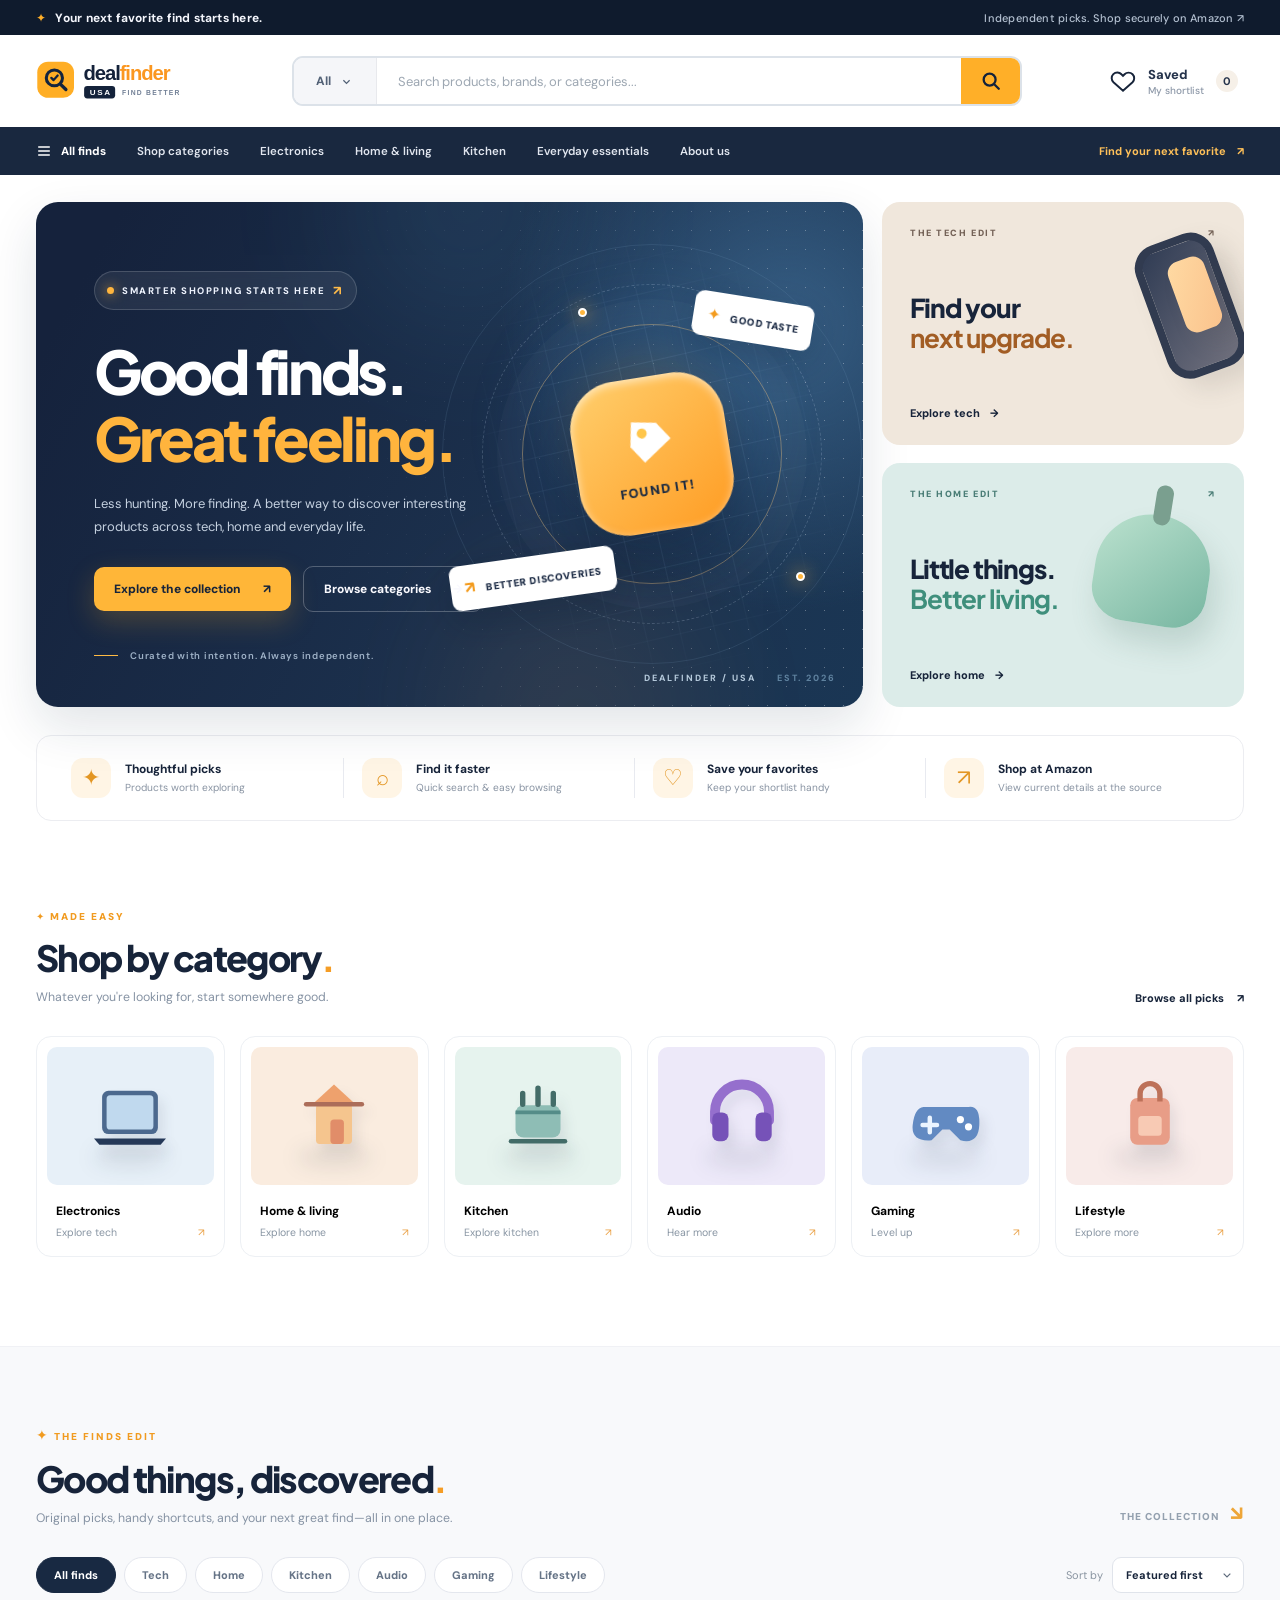
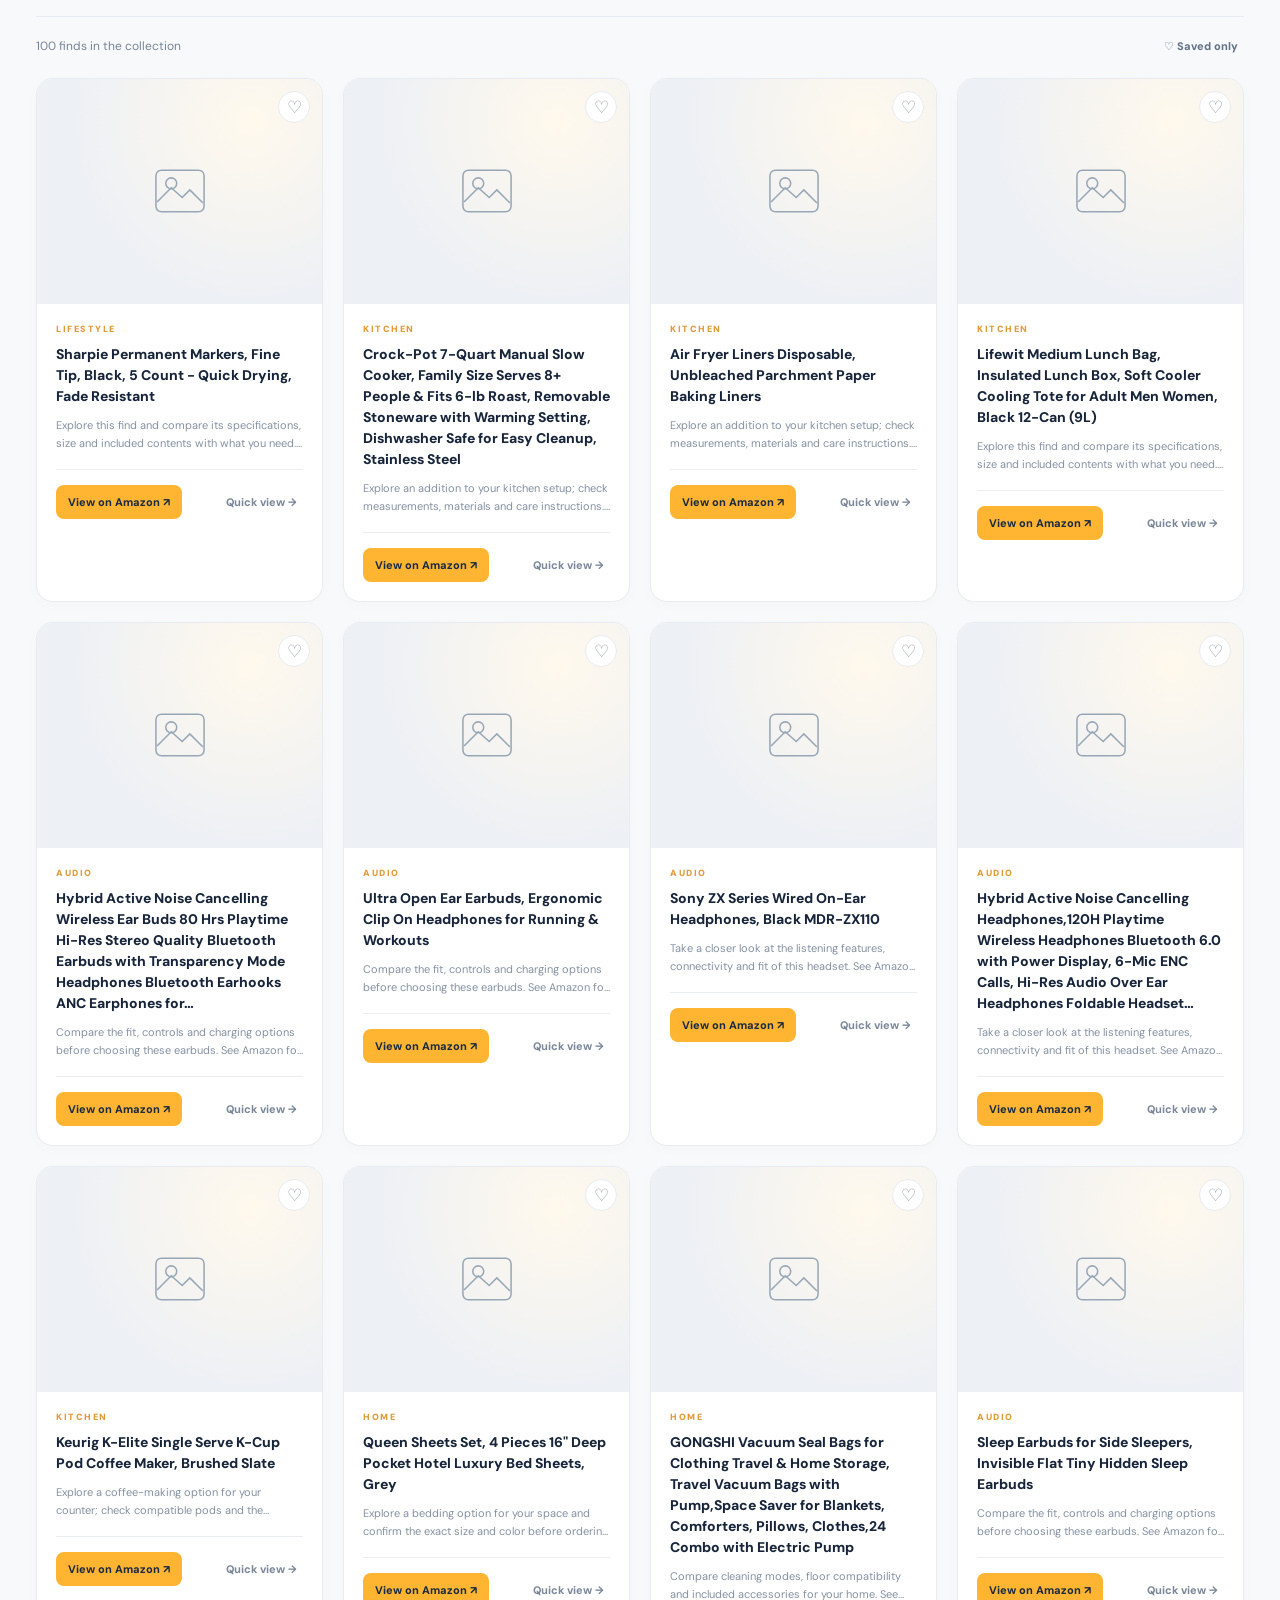
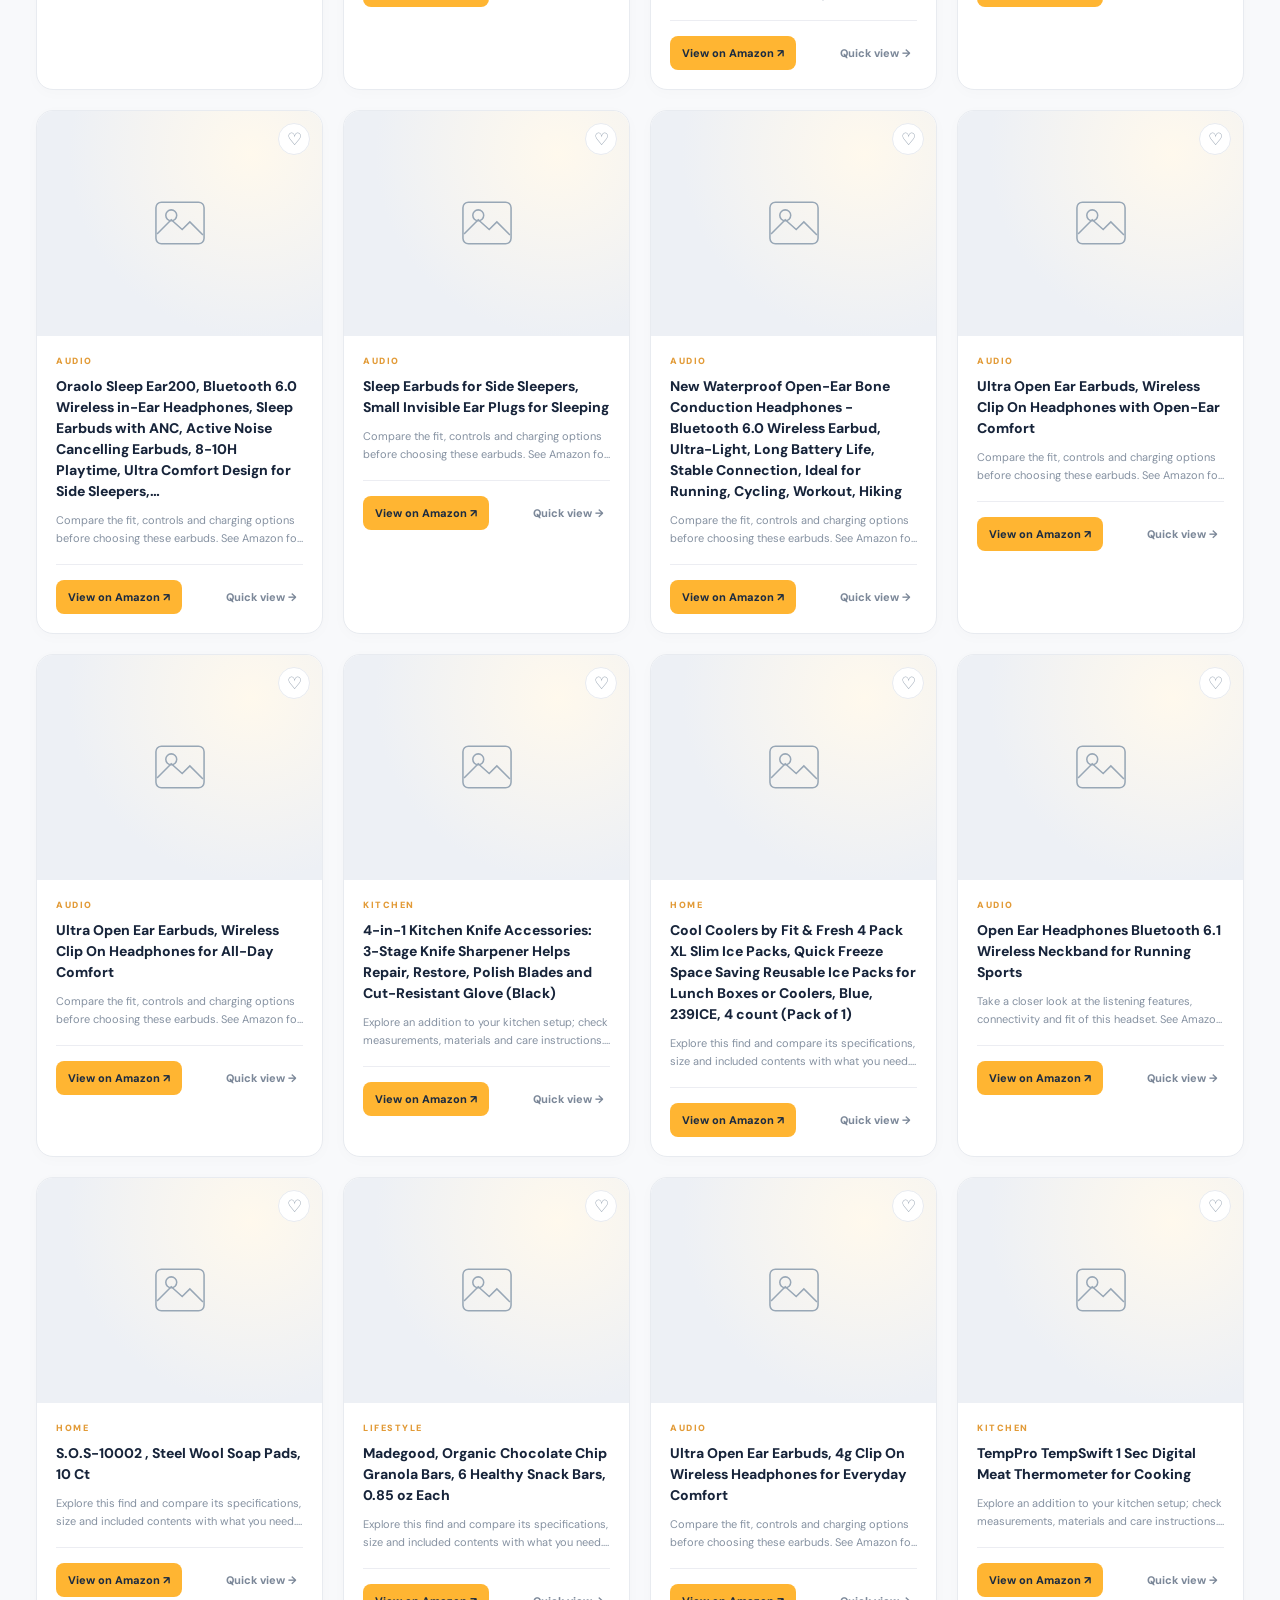
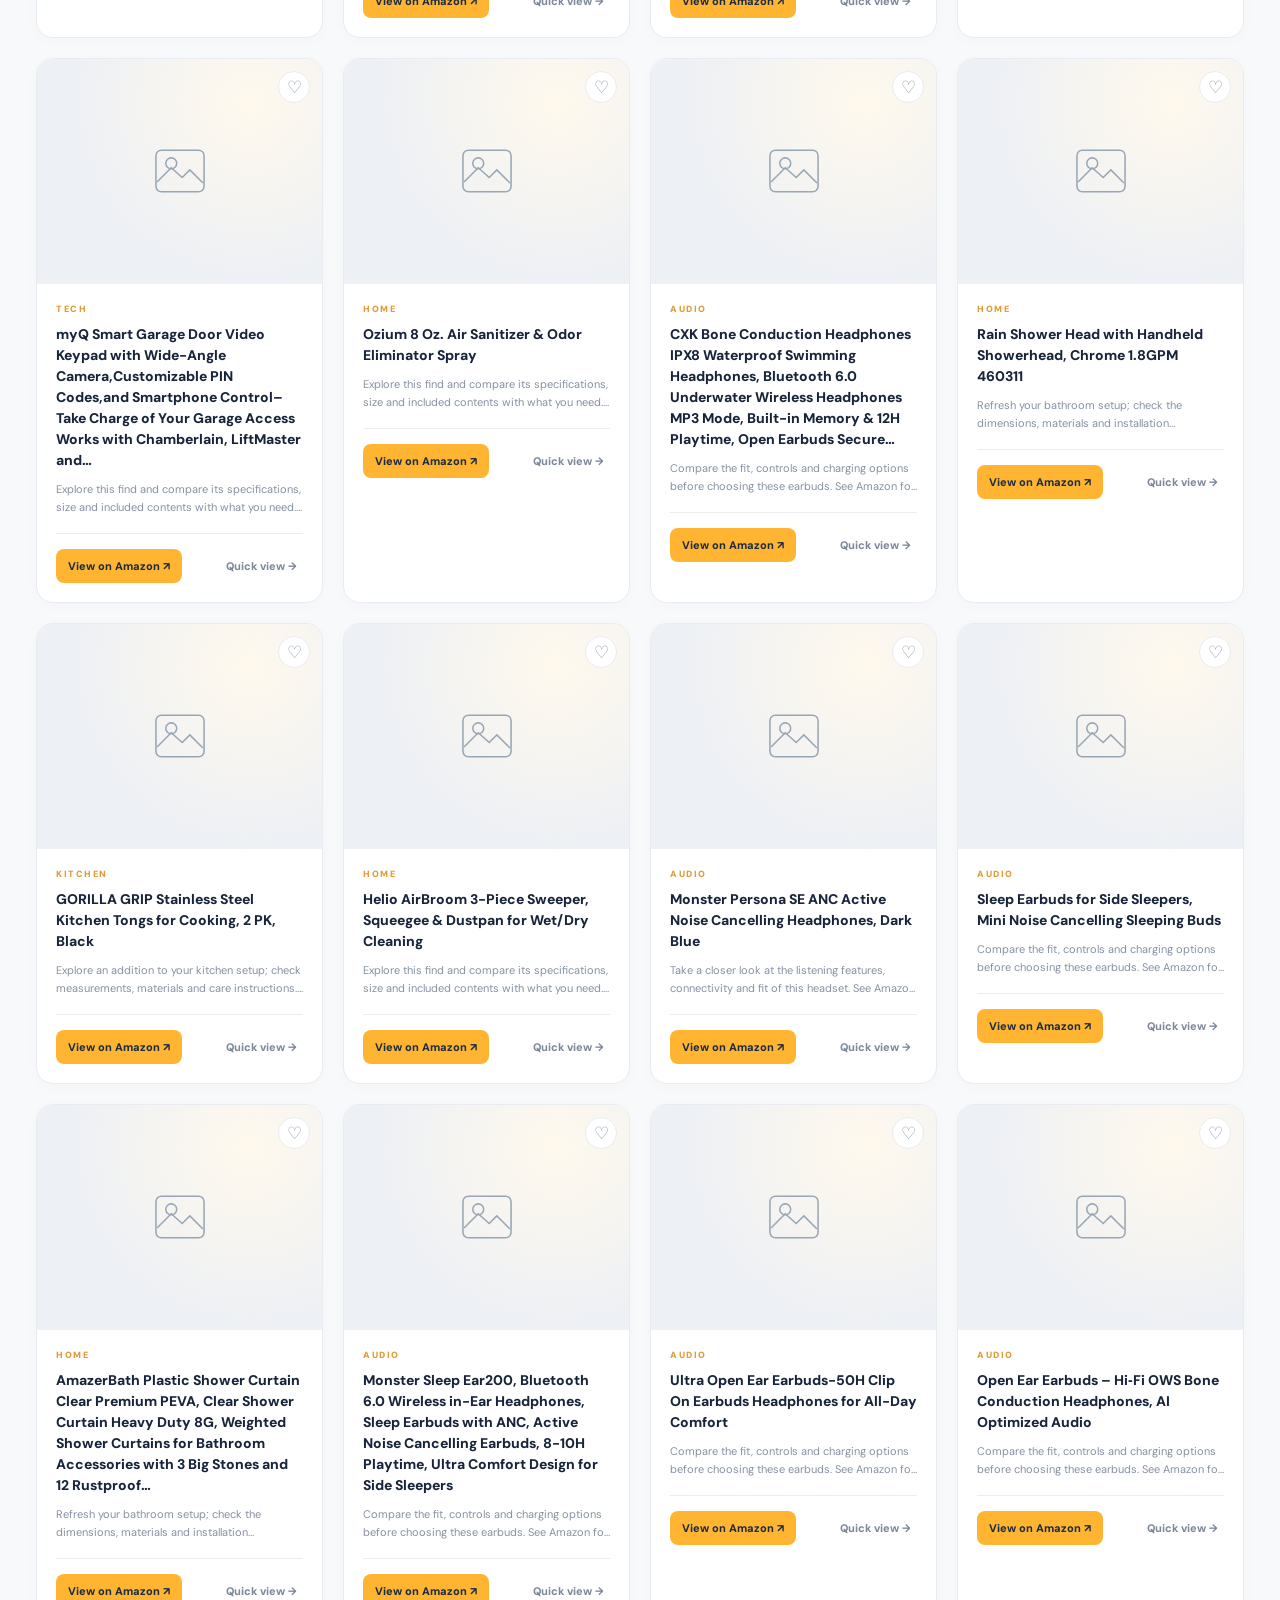
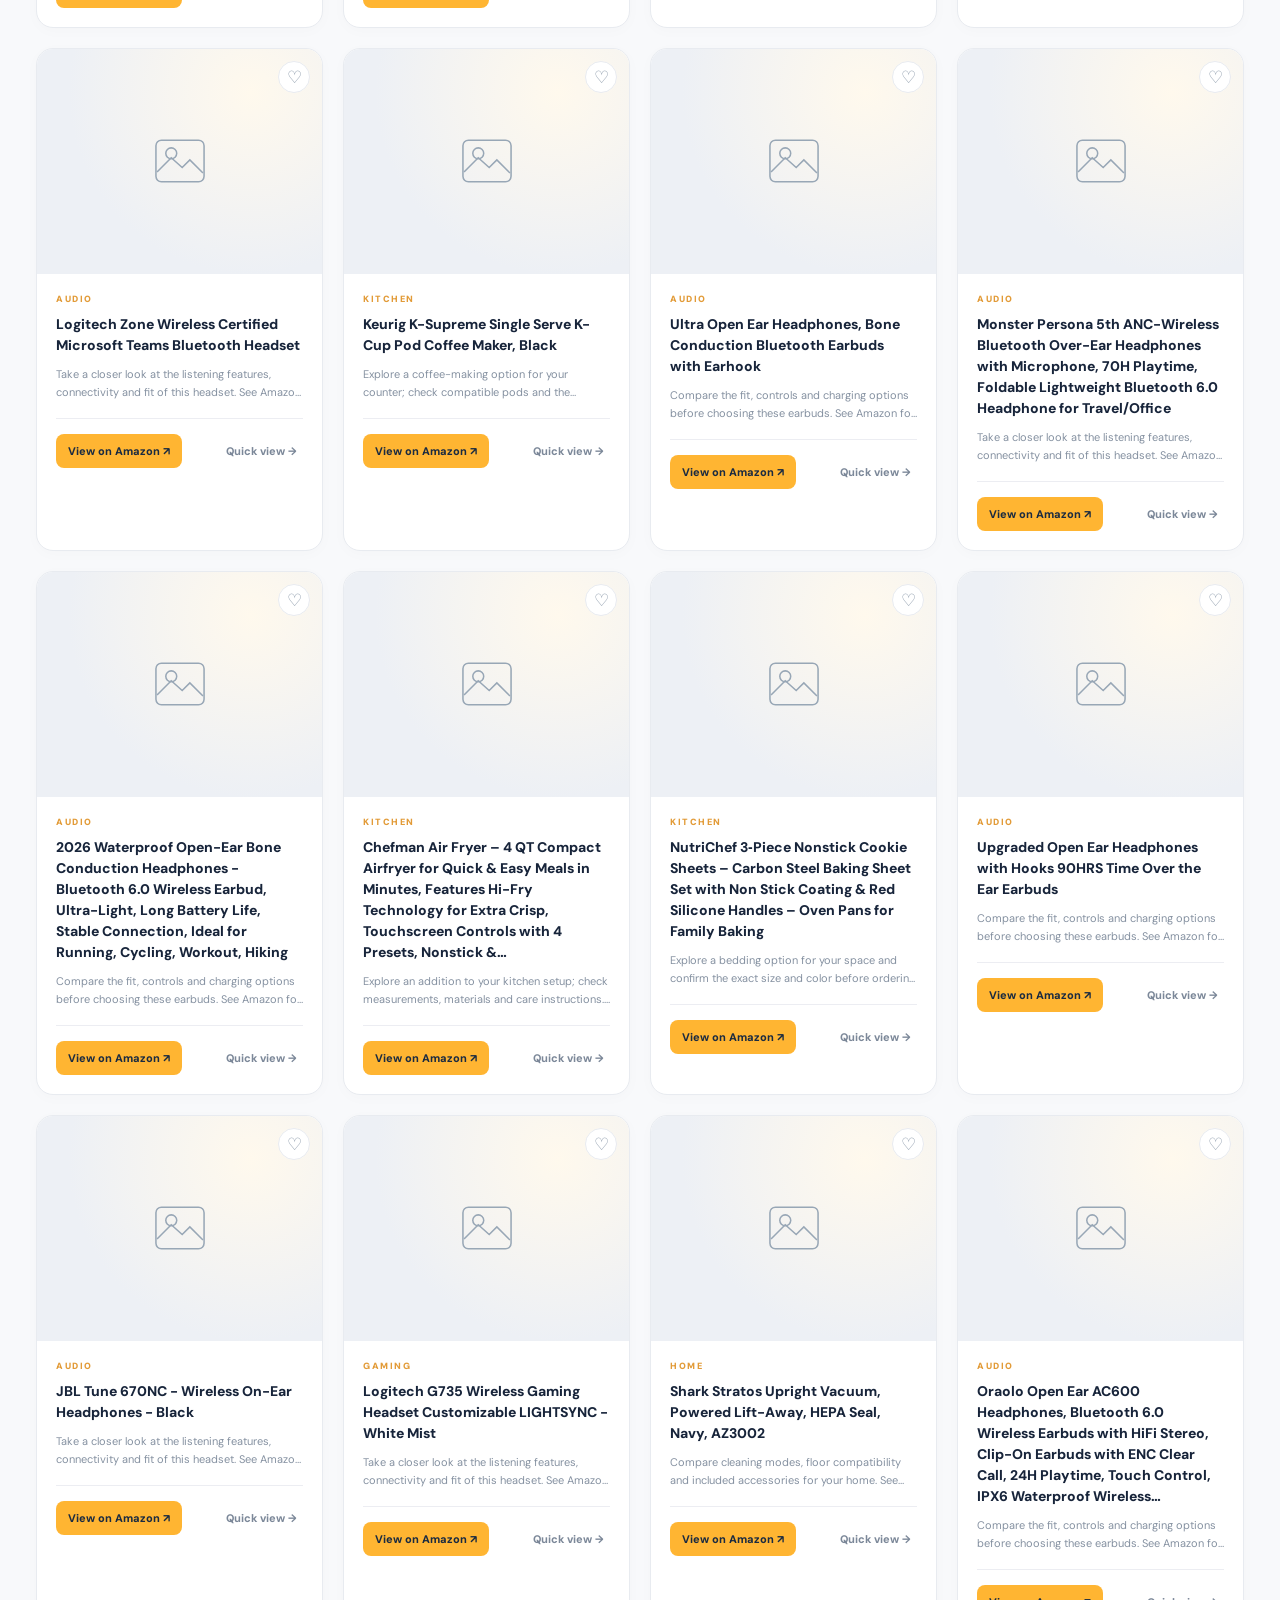
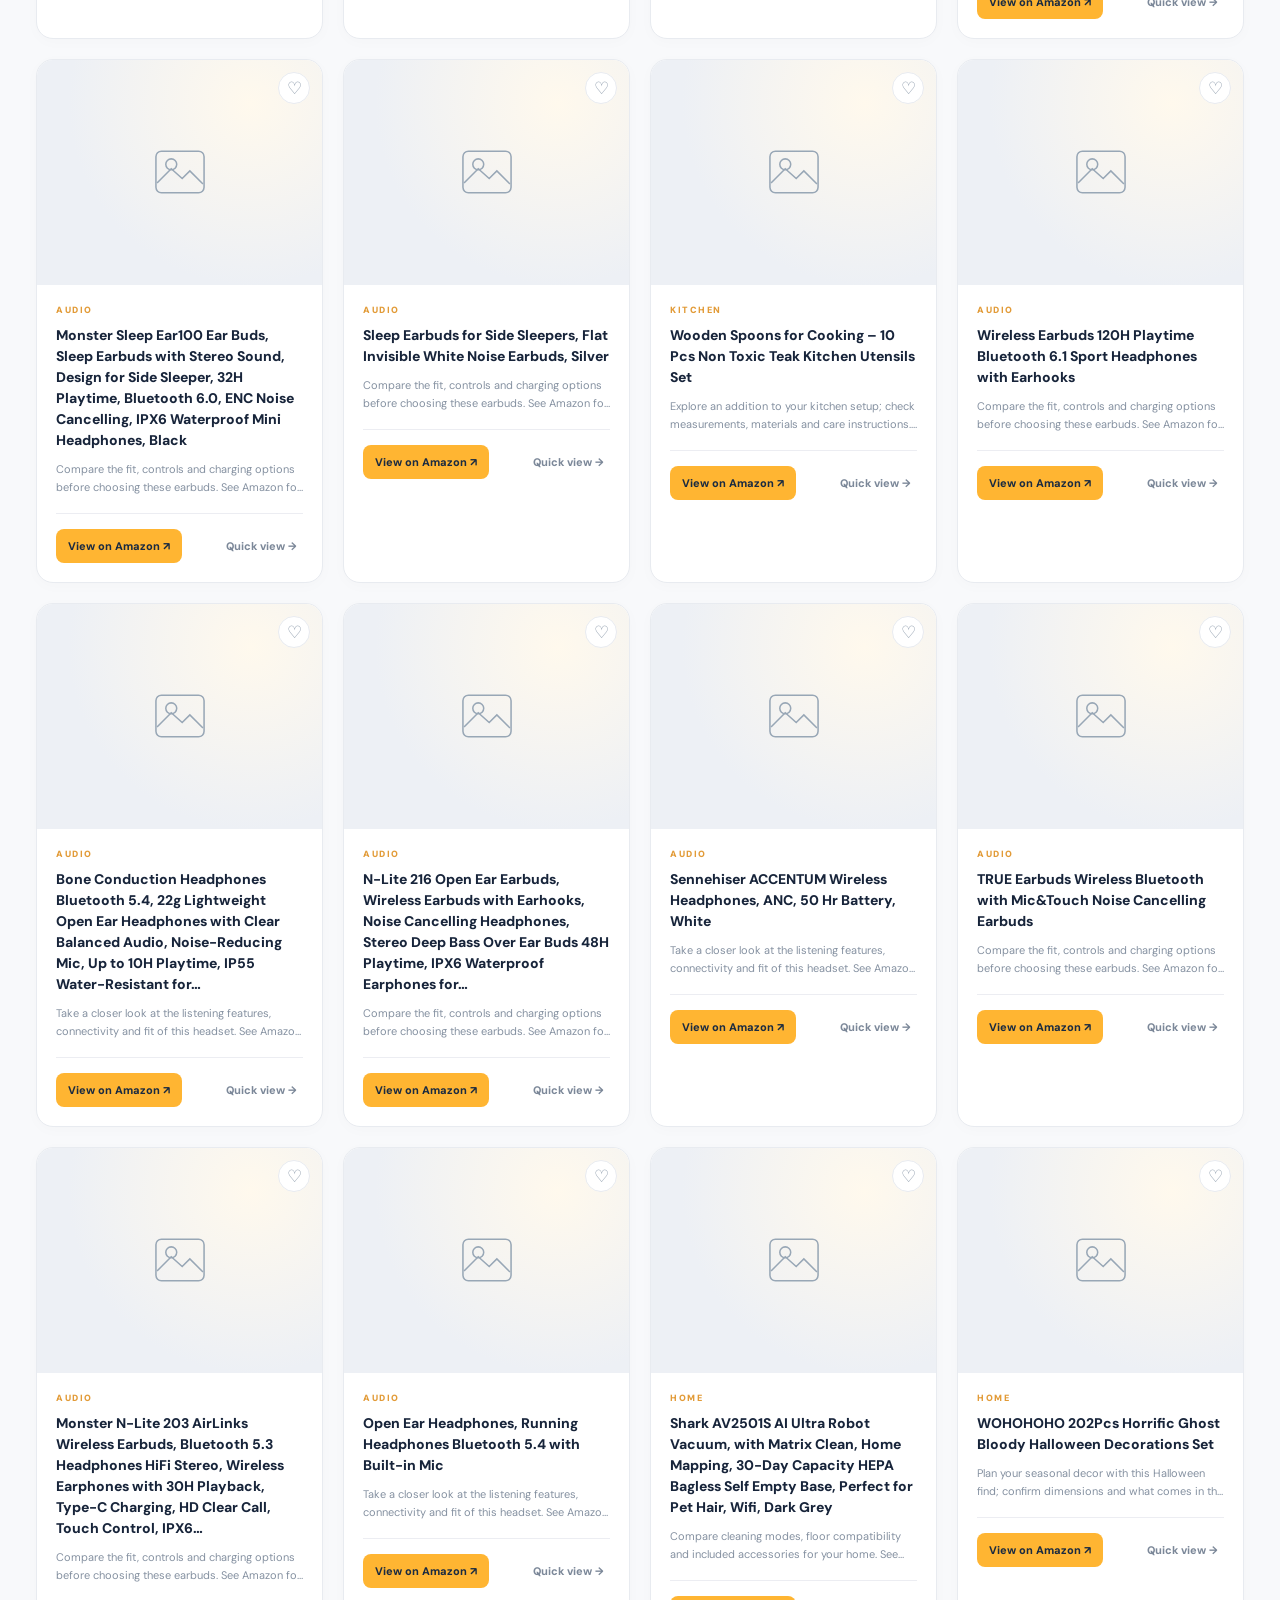
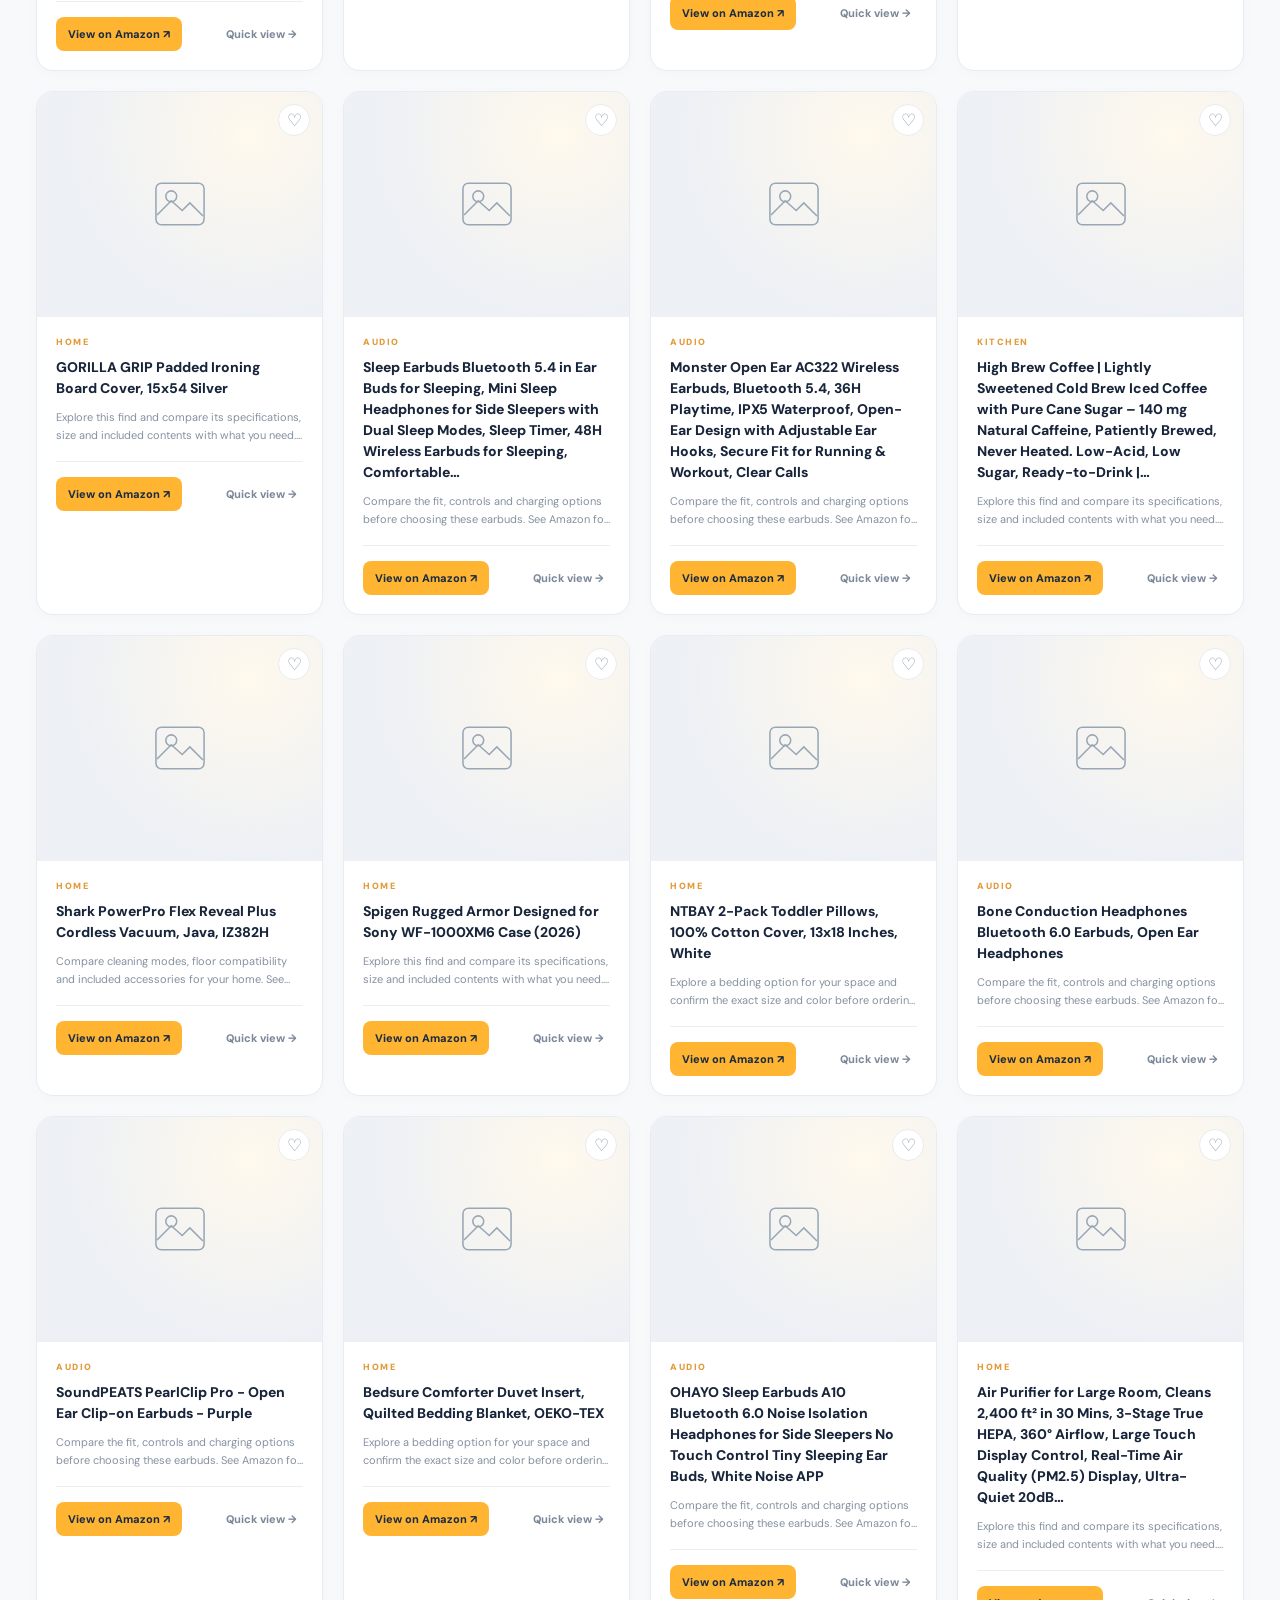
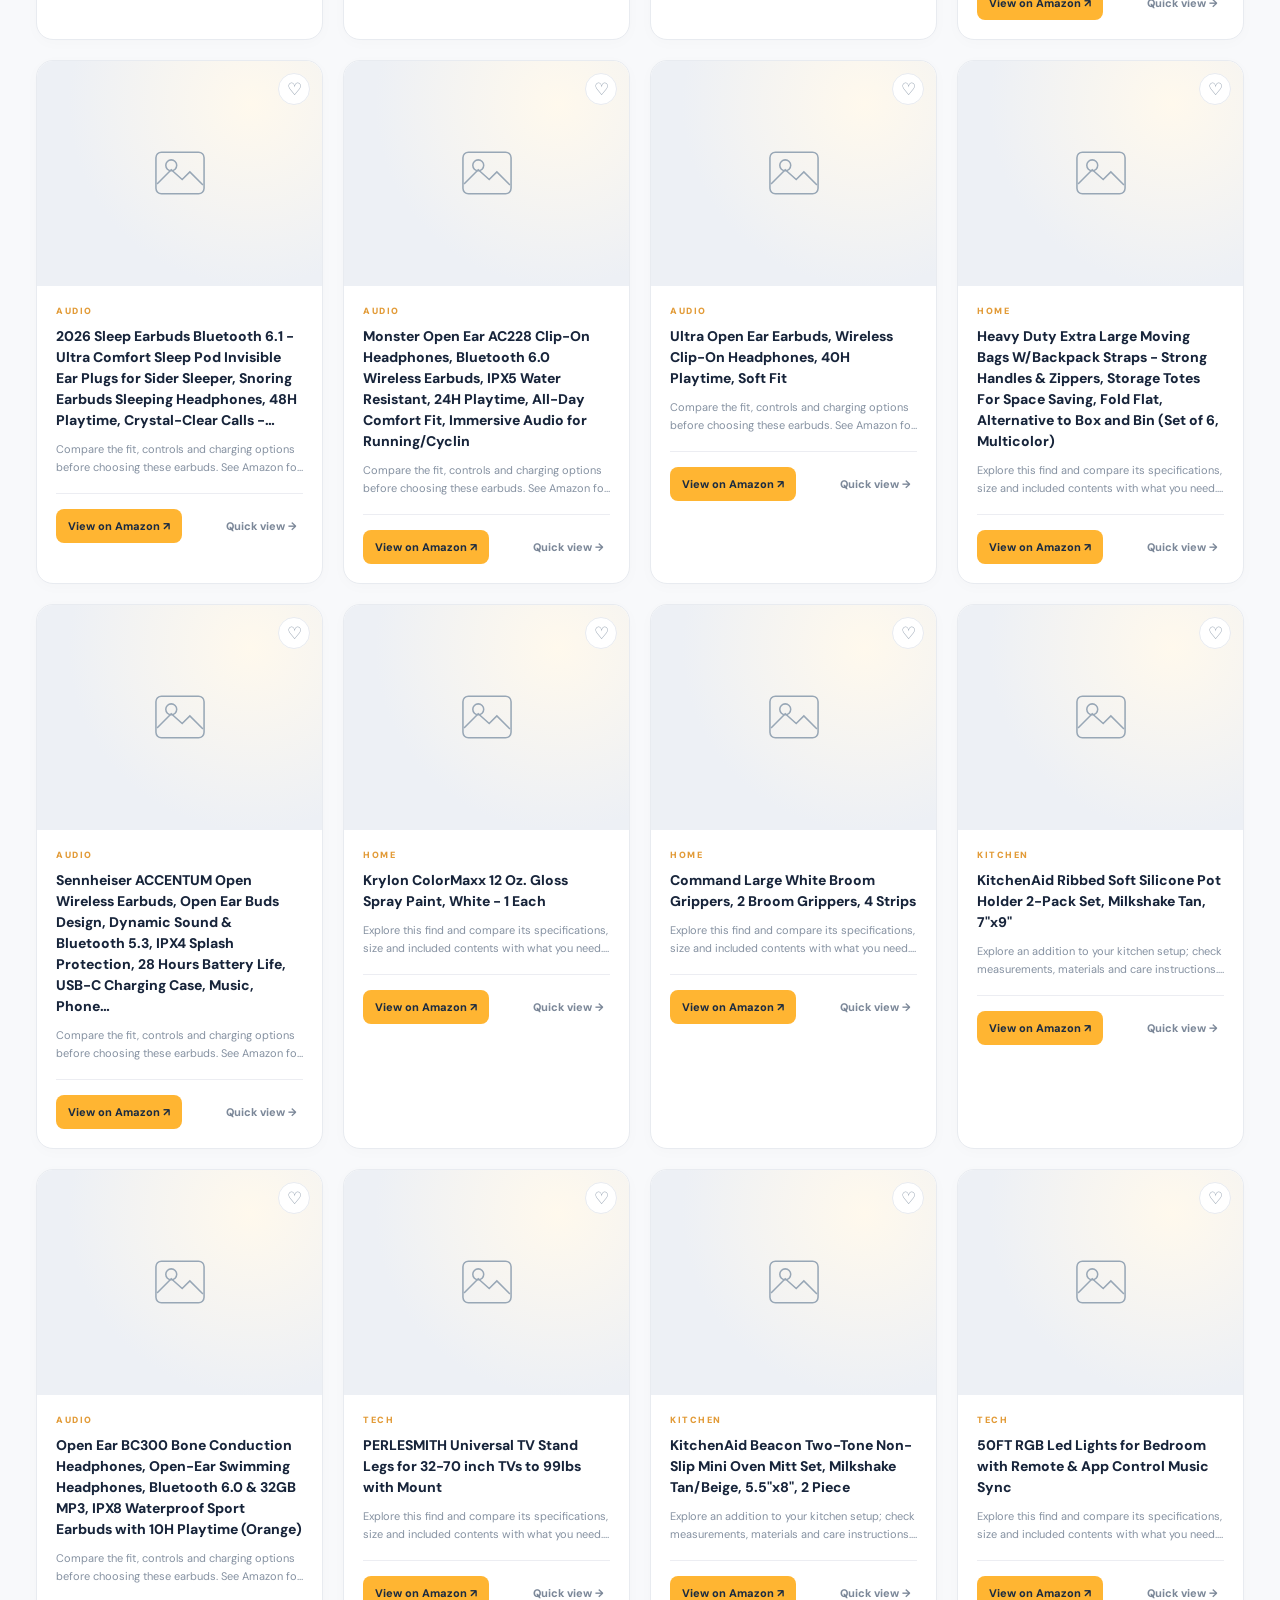
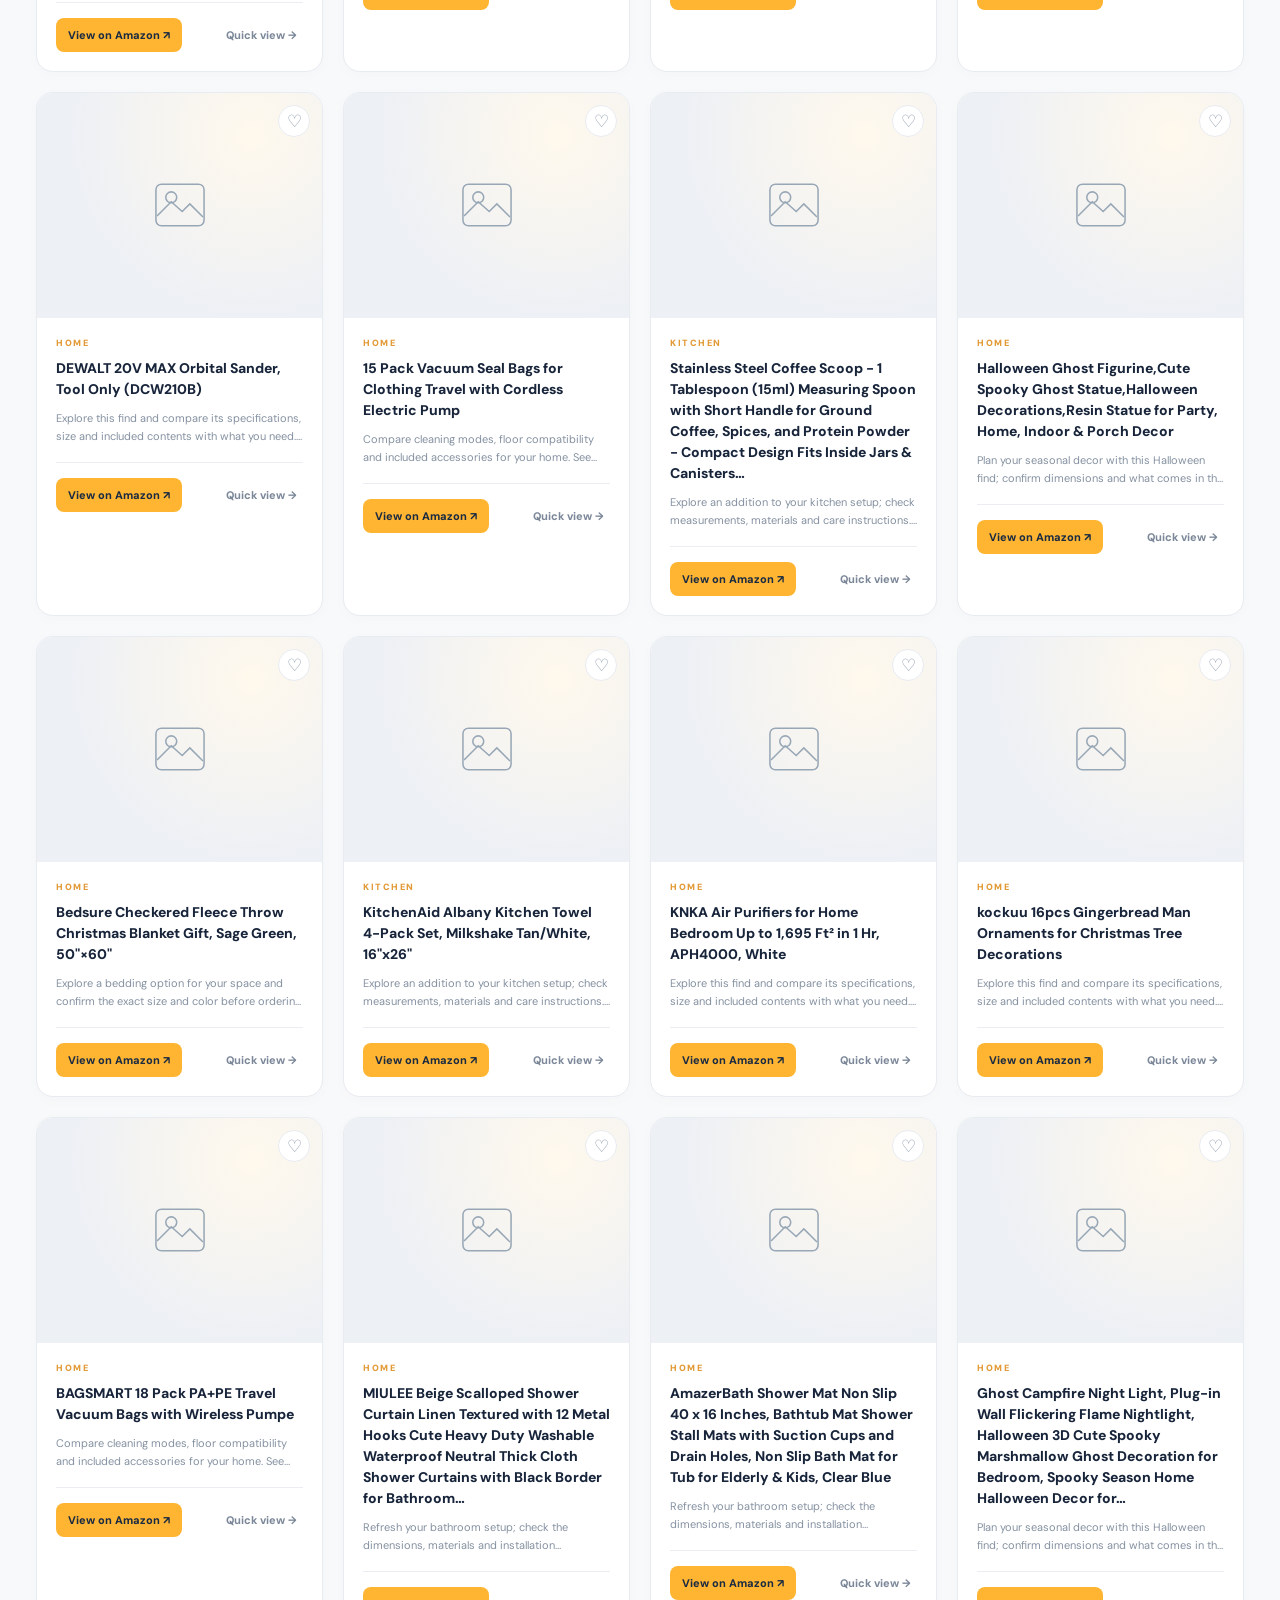
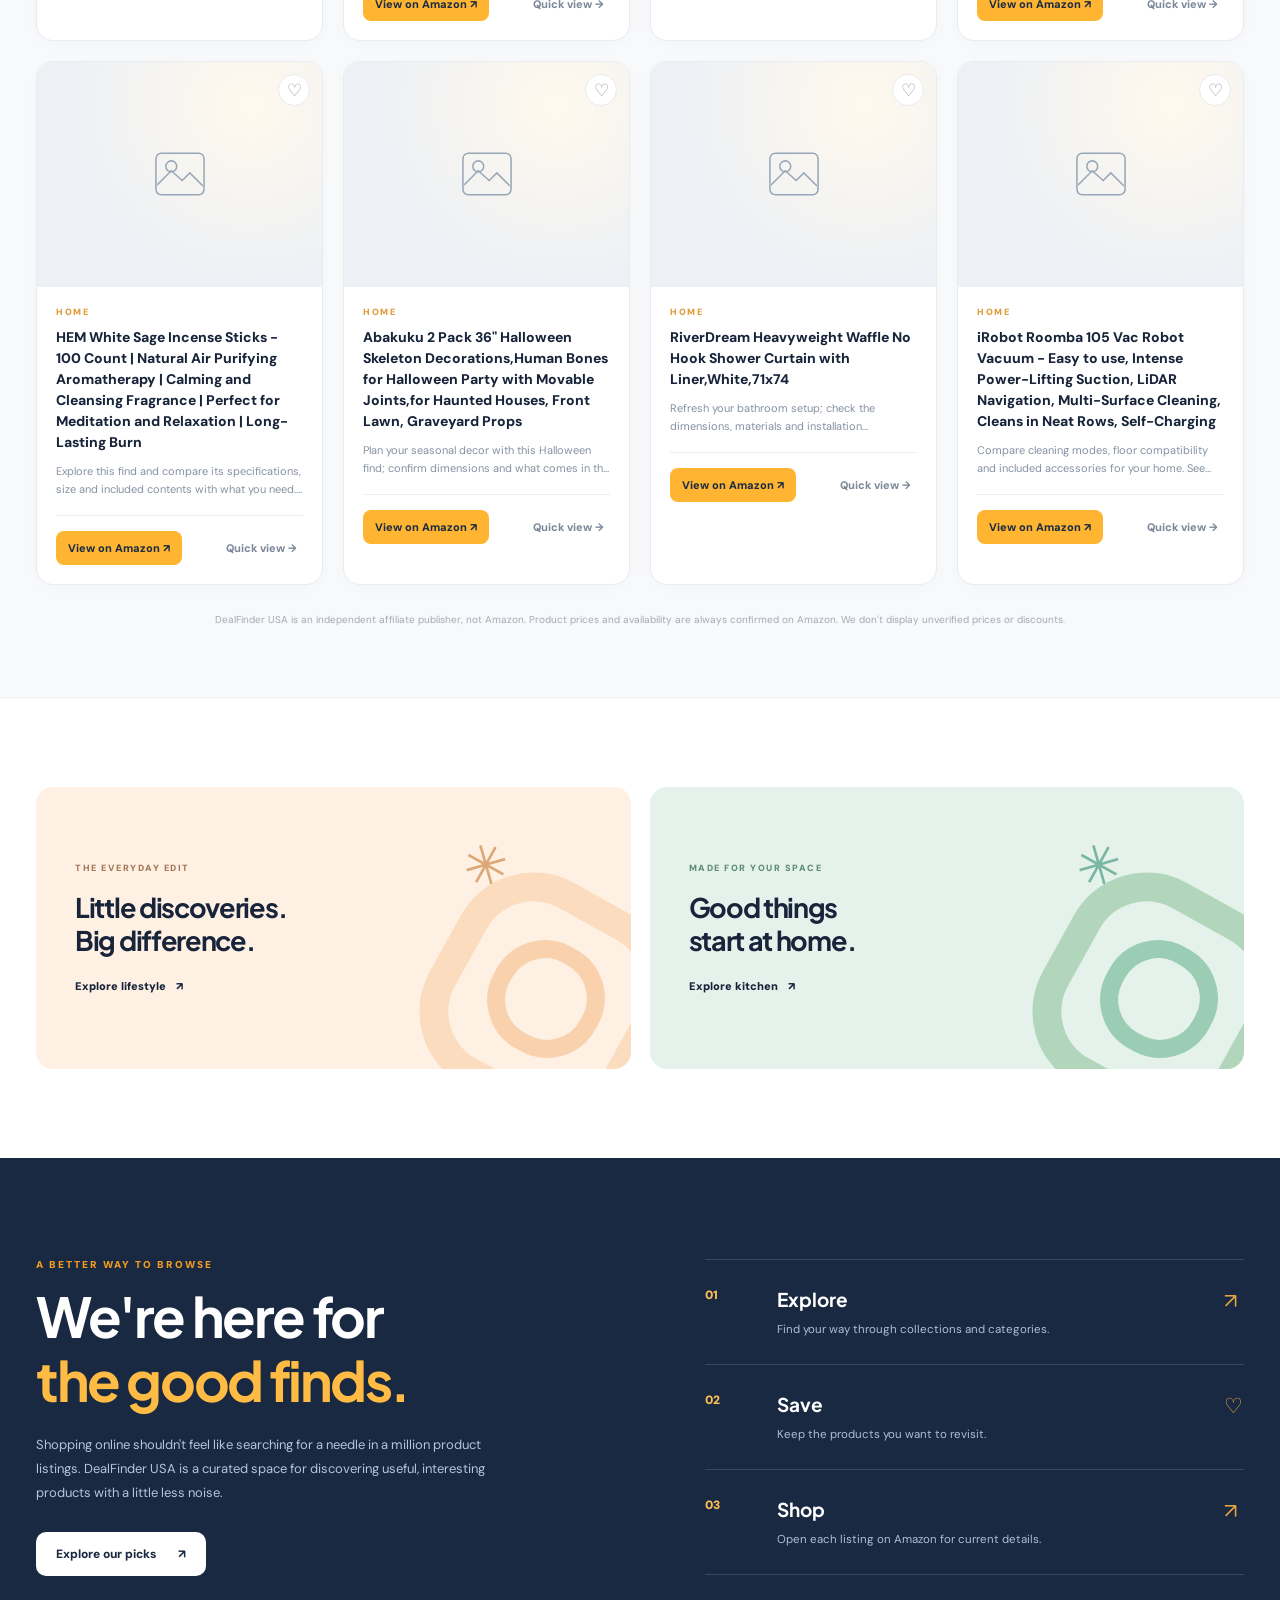
<file: index.html>
<!doctype html>
<html lang="en">
<head>
  <meta charset="UTF-8"><meta name="viewport" content="width=device-width,initial-scale=1">
  <meta name="theme-color" content="#12213a"><meta name="color-scheme" content="light">
  <meta name="description" content="Shop smarter with DealFinder USA. Discover hand-selected tech, home, kitchen, and everyday finds. Browse curated recommendations and check products directly on Amazon.">
  <meta property="og:title" content="DealFinder USA | Find better."><meta property="og:description" content="Good finds, no endless scrolling. Curated picks across tech, home, kitchen and more.">
  <link rel="icon" href="assets/favicon.svg" type="image/svg+xml"><link rel="preconnect" href="https://fonts.googleapis.com"><link rel="preconnect" href="https://fonts.gstatic.com" crossorigin>
  <link href="https://fonts.googleapis.com/css2?family=DM+Sans:wght@400;500;600;700;800&family=Plus+Jakarta+Sans:wght@400;500;600;700;800&display=swap" rel="stylesheet">
  <link rel="stylesheet" href="styles.css"><script src="app.js" defer></script>
  <title>DealFinder USA — Find better.</title>
</head>
<body>
  <a class="skip-link" href="#products">Skip to products</a>
  <div class="announce"><div class="container announce-inner"><span><span class="announce-spark">✦</span> Your next favorite find starts here.</span><span class="announce-alt">Independent picks. Shop securely on Amazon <span aria-hidden="true">↗</span></span></div></div>
  <header class="site-header" id="top">
    <div class="container header-main"><a href="./" class="logo" aria-label="DealFinder USA homepage"><img src="assets/logo.svg" alt="DealFinder USA" width="208" height="46"></a>
      <form class="site-search" role="search" id="siteSearch"><label for="globalSearch" class="visually-hidden">Search products</label><div class="search-category"><span>All</span><svg viewBox="0 0 24 24" aria-hidden="true"><path d="m7 10 5 5 5-5"/></svg></div><input id="globalSearch" type="search" placeholder="Search products, brands, or categories..." autocomplete="off"><button class="search-submit" type="submit" aria-label="Search"><svg viewBox="0 0 24 24" aria-hidden="true"><circle cx="10.5" cy="10.5" r="6.5"/><path d="m15.5 15.5 5 5"/></svg></button></form>
      <button id="savedOpen" class="saved-header" type="button" aria-label="View saved products"><svg viewBox="0 0 24 24" aria-hidden="true"><path d="M20.8 5.8a5.2 5.2 0 0 0-7.35 0L12 7.25l-1.45-1.45a5.2 5.2 0 1 0-7.35 7.35L12 21l8.8-7.85a5.2 5.2 0 0 0 0-7.35Z"/></svg><span>Saved<small>My shortlist</small></span><b id="favoriteCount">0</b></button>
      <button class="mobile-nav-toggle" id="mobileNavToggle" aria-label="Open menu" aria-controls="navigation" aria-expanded="false" type="button"><span></span><span></span><span></span></button>
    </div>
    <nav class="navrow" aria-label="Shopping categories"><div class="container nav-inner" id="navigation"><a class="nav-item nav-all" href="#products"><svg viewBox="0 0 24 24" aria-hidden="true"><path d="M4 6h16M4 12h16M4 18h16"/></svg> All finds</a><a class="nav-item" href="#categories">Shop categories</a><a class="nav-item" href="#products" data-category-link="Tech">Electronics</a><a class="nav-item" href="#products" data-category-link="Home">Home & living</a><a class="nav-item" href="#products" data-category-link="Kitchen">Kitchen</a><a class="nav-item" href="#products" data-category-link="Lifestyle">Everyday essentials</a><a class="nav-item" href="#story">About us</a><a class="nav-special" href="#products">Find your next favorite <span aria-hidden="true">↗</span></a></div></nav>
  </header>
  <main>
    <section class="hero-wrap container" aria-label="Discover DealFinder USA">
      <div class="hero-main"><div class="hero-noise"></div><div class="hero-orb hero-orb--one"></div><div class="hero-orb hero-orb--two"></div>
        <div class="hero-content"><div class="eyebrow-pill"><span class="eyebrow-dot"></span> SMARTER SHOPPING STARTS HERE <span>↗</span></div>
          <h1>Good finds.<br><span>Great feeling.</span></h1><p>Less hunting. More finding. A better way to discover interesting products across tech, home and everyday life.</p>
          <div class="hero-buttons"><a href="#products" class="button button--light">Explore the collection <span>↗</span></a><a class="button button--ghost" href="#categories">Browse categories <span>→</span></a></div>
          <div class="hero-footnote"><span class="hero-footline"></span> Curated with intention. Always independent.</div>
        </div>
        <div class="hero-visual" aria-hidden="true"><div class="visual-grid"></div><div class="visual-glow"></div><div class="hero-ring ring-one"></div><div class="hero-ring ring-two"></div><div class="hero-ring ring-three"></div><div class="center-tag"><svg viewBox="0 0 64 64"><path d="M13 13h25l15 15-25 25L13 38V13Z" fill="#fff"/><circle cx="24" cy="24" r="5" fill="#ffc64b"/></svg><span>FOUND IT!</span></div><div class="float-card float-card--top"><span>✦</span> GOOD TASTE</div><div class="float-card float-card--bottom"><span>↗</span> BETTER DISCOVERIES</div><div class="radar-dot radar-dot-a"></div><div class="radar-dot radar-dot-b"></div></div>
        <div class="hero-bottom-tag">DEALFINDER / USA <span>EST. 2026</span></div>
      </div>
      <div class="side-promos"><a class="side-promo side-promo--one" href="#products" data-category-link="Tech"><span class="promo-topline">THE TECH EDIT <span>↗</span></span><span class="promo-copy">Find your<br><b>next upgrade.</b></span><span class="promo-bottom">Explore tech <span>→</span></span><span class="promo-art promo-art--tech" aria-hidden="true"><span></span></span></a><a class="side-promo side-promo--two" href="#products" data-category-link="Home"><span class="promo-topline">THE HOME EDIT <span>↗</span></span><span class="promo-copy">Little things.<br><b>Better living.</b></span><span class="promo-bottom">Explore home <span>→</span></span><span class="promo-art promo-art--home" aria-hidden="true"><span></span></span></a></div>
    </section>
    <section class="promise-strip container" aria-label="Our approach"><div class="promise"><span class="promise-icon">✦</span><span><b>Thoughtful picks</b><small>Products worth exploring</small></span></div><div class="promise"><span class="promise-icon">⌕</span><span><b>Find it faster</b><small>Quick search & easy browsing</small></span></div><div class="promise"><span class="promise-icon">♡</span><span><b>Save your favorites</b><small>Keep your shortlist handy</small></span></div><div class="promise"><span class="promise-icon">↗</span><span><b>Shop at Amazon</b><small>View current details at the source</small></span></div></section>
    <section class="container category-section section-space" id="categories"><div class="section-head"><div><p class="micro-label">✦ MADE EASY</p><h2>Shop by category<span class="heading-dot">.</span></h2><p>Whatever you're looking for, start somewhere good.</p></div><a class="text-arrow" href="#products">Browse all picks <span>↗</span></a></div>
      <div class="category-tiles" id="categoryTiles"><button type="button" class="category-tile" data-category="Tech"><span class="tile-art art-tech"><svg viewBox="0 0 100 100"><rect x="19" y="22" width="62" height="48" rx="7" fill="#4c698e"/><rect x="24" y="27" width="52" height="38" rx="4" fill="#c0d9ee"/><path d="M10 75h80l-6 7H16Z" fill="#253958"/></svg></span><b>Electronics</b><small>Explore tech <span>↗</span></small></button>
      <button type="button" class="category-tile" data-category="Home"><span class="tile-art art-home"><svg viewBox="0 0 100 100"><path d="M27 36 50 15 73 36Z" fill="#eea16d"/><rect x="30" y="37" width="40" height="44" rx="4" fill="#f5c58e"/><rect x="46" y="54" width="15" height="27" rx="4" fill="#e18d69"/><path d="M19 37h62" stroke="#ac6d59" stroke-width="5" stroke-linecap="round"/></svg></span><b>Home & living</b><small>Explore home <span>↗</span></small></button>
      <button type="button" class="category-tile" data-category="Kitchen"><span class="tile-art art-kitchen"><svg viewBox="0 0 100 100"><rect x="25" y="38" width="50" height="36" rx="9" fill="#8ebdb5"/><path d="M25 46h50" stroke="#548c88" stroke-width="4"/><path d="M50 19v18M33 25v12M67 25v12" stroke="#436c68" stroke-width="6" stroke-linecap="round"/><path d="M20 78h60" stroke="#436c68" stroke-width="5" stroke-linecap="round"/></svg></span><b>Kitchen</b><small>Explore kitchen <span>↗</span></small></button>
      <button type="button" class="category-tile" data-category="Audio"><span class="tile-art art-audio"><svg viewBox="0 0 100 100"><path d="M20 55V45a30 30 0 0 1 60 0v10" fill="none" stroke="#956fcd" stroke-width="11" stroke-linecap="round"/><rect x="17" y="46" width="18" height="32" rx="7" fill="#7652b8"/><rect x="65" y="46" width="18" height="32" rx="7" fill="#7652b8"/></svg></span><b>Audio</b><small>Hear more <span>↗</span></small></button>
      <button type="button" class="category-tile" data-category="Gaming"><span class="tile-art art-gaming"><svg viewBox="0 0 100 100"><path d="M25 40Q15 41 13 60T34 77l12-12h8l12 12q20 5 21-17T75 40Z" fill="#628ac2"/><path d="M32 52v16M24 60h16" stroke="#eaf4ff" stroke-width="5" stroke-linecap="round"/><circle cx="66" cy="54" r="4" fill="#fff"/><circle cx="75" cy="62" r="4" fill="#fff"/></svg></span><b>Gaming</b><small>Level up <span>↗</span></small></button>
      <button type="button" class="category-tile" data-category="Lifestyle"><span class="tile-art art-life"><svg viewBox="0 0 100 100"><rect x="28" y="30" width="44" height="52" rx="8" fill="#e89d87"/><path d="M39 34v-9a11 11 0 0 1 22 0v9" fill="none" stroke="#bd7159" stroke-width="6"/><rect x="37" y="50" width="26" height="22" rx="4" fill="#f8cab4"/></svg></span><b>Lifestyle</b><small>Explore more <span>↗</span></small></button></div>
    </section>
    <section class="spotlight-section section-space" id="products"><div class="container"><div class="section-head"><div><p class="micro-label"><span class="orange-star">✦</span> THE FINDS EDIT</p><h2>Good things, discovered<span class="heading-dot">.</span></h2><p>Original picks, handy shortcuts, and your next great find—all in one place.</p></div><span class="section-side">THE COLLECTION <span aria-hidden="true">↘</span></span></div>
      <div class="filter-bar"><div class="chips" id="filterChips" role="group" aria-label="Filter by category"><button class="chip active" type="button" data-filter="All" aria-pressed="true">All finds</button><button class="chip" type="button" data-filter="Tech" aria-pressed="false">Tech</button><button class="chip" type="button" data-filter="Home" aria-pressed="false">Home</button><button class="chip" type="button" data-filter="Kitchen" aria-pressed="false">Kitchen</button><button class="chip" type="button" data-filter="Audio" aria-pressed="false">Audio</button><button class="chip" type="button" data-filter="Gaming" aria-pressed="false">Gaming</button><button class="chip" type="button" data-filter="Lifestyle" aria-pressed="false">Lifestyle</button></div><label class="sort-wrap">Sort by <select id="sortSelect"><option value="featured">Featured first</option><option value="newest">Recently added</option><option value="az">Name A–Z</option></select></label></div>
      <div class="results-bar"><span id="resultsLabel" role="status" aria-live="polite">Loading collection…</span><div><button type="button" id="favoritesToggle" class="favorites-filter" aria-pressed="false">♡ Saved only</button><button type="button" id="clearFilters" class="clear-button" hidden>Clear filters ×</button></div></div>
      <div id="productGrid" class="product-grid"></div>
      <div class="empty-state" id="emptyState" hidden><div class="empty-shape" aria-hidden="true"><span>⌕</span><i>✦</i></div><p class="micro-label">A FRESH START</p><h3 id="emptyTitle">We're curating the good stuff.</h3><p id="emptyMessage">Our collection is taking shape. Check back as we add independent product recommendations.</p><button id="resetFilters" class="button button--dark" type="button" hidden>Show all finds <span>→</span></button></div>
      <div class="catalog-error" id="catalogError" hidden role="alert">We're having trouble loading the collection. Please refresh the page.</div>
      <p class="listing-disclaimer">DealFinder USA is an independent affiliate publisher, not Amazon. Product prices and availability are always confirmed on Amazon. We don't display unverified prices or discounts.</p>
    </div></section>
    <section class="container banner-row section-space" aria-label="Explore more"><a class="wide-banner wide-banner--cream" href="#products" data-category-link="Lifestyle"><span class="banner-overline">THE EVERYDAY EDIT</span><h2>Little discoveries.<br>Big difference.</h2><span class="banner-link">Explore lifestyle <span>↗</span></span><div class="banner-decoration" aria-hidden="true"><i></i><b>✳</b></div></a><a class="wide-banner wide-banner--mint" href="#products" data-category-link="Kitchen"><span class="banner-overline">MADE FOR YOUR SPACE</span><h2>Good things<br>start at home.</h2><span class="banner-link">Explore kitchen <span>↗</span></span><div class="banner-decoration" aria-hidden="true"><i></i><b>✳</b></div></a></section>
    <section class="story-section" id="story"><div class="container story-inner"><div class="story-copy"><p class="micro-label">A BETTER WAY TO BROWSE</p><h2>We're here for<br><em>the good finds.</em></h2><p>Shopping online shouldn't feel like searching for a needle in a million product listings. DealFinder USA is a curated space for discovering useful, interesting products with a little less noise.</p><a href="#products" class="button button--dark">Explore our picks <span>↗</span></a></div><div class="story-process"><div class="process-row"><span>01</span><div><b>Explore</b><p>Find your way through collections and categories.</p></div><span>↗</span></div><div class="process-row"><span>02</span><div><b>Save</b><p>Keep the products you want to revisit.</p></div><span>♡</span></div><div class="process-row"><span>03</span><div><b>Shop</b><p>Open each listing on Amazon for current details.</p></div><span>↗</span></div></div></div></section>
    <section class="container faq-block section-space"><div><p class="micro-label">A FEW GOOD ANSWERS</p><h2>Good to know.</h2></div><div class="faqs"><details><summary>How do I shop a product I find here?<span>+</span></summary><p>Open a product and select “View on Amazon.” Purchases and checkout happen directly on Amazon, which provides the current price and availability.</p></details><details><summary>Is DealFinder USA affiliated with Amazon?<span>+</span></summary><p>DealFinder USA is independently operated. We may earn commissions from qualifying purchases through affiliate links, but Amazon does not own or endorse this website.</p></details><details><summary>Where are my saved products stored?<span>+</span></summary><p>Your shortlist is stored locally in this browser on this device; you don't need to create an account.</p></details></div></section>
  </main>
  <footer class="site-footer"><div class="container"><div class="footer-top"><div><img src="assets/logo.svg" alt="DealFinder USA" width="206" height="46"><p>Find better. Every day.</p></div><div class="footer-columns"><div><b>Discover</b><a href="#categories">Shop categories</a><a href="#products">All finds</a><a href="#story">Our story</a></div><div><b>Information</b><a href="#disclosure">Affiliate disclosure</a><a href="#top">Back to top ↑</a></div></div></div><div id="disclosure" class="disclosure"><b>Affiliate disclosure</b><p>As an Amazon Associate I earn from qualifying purchases. Some links on this site are affiliate links, and we may earn a commission when you make a qualifying purchase. DealFinder USA is an independent website and is not endorsed by Amazon. Product prices and availability are subject to change; please verify the latest details on Amazon.</p></div><div class="footer-bottom"><span>© <span id="year">2026</span> DealFinder USA. All rights reserved.</span><span>Made for curious shoppers. ✦</span></div></div></footer>
  <dialog id="detailDialog" class="modal" aria-label="Product information"><div id="detailContent"></div></dialog>
  <dialog id="savedDialog" class="modal saved-modal" aria-labelledby="savedTitle"><div class="saved-heading"><div><span class="micro-label">YOUR COLLECTION</span><h2 id="savedTitle">Saved finds <span id="savedModalCount">0</span></h2></div><button class="icon-close" type="button" data-close-modal="savedDialog" aria-label="Close">×</button></div><div id="savedList" class="saved-list"></div><div class="modal-actions"><button type="button" class="button button--dark" data-close-modal="savedDialog">Keep browsing <span>→</span></button></div></dialog>
  <div class="toast" id="toast" role="status" aria-live="polite"></div><button type="button" id="backToTop" class="back-top" aria-label="Return to top">↑</button>
</body></html>
</file>
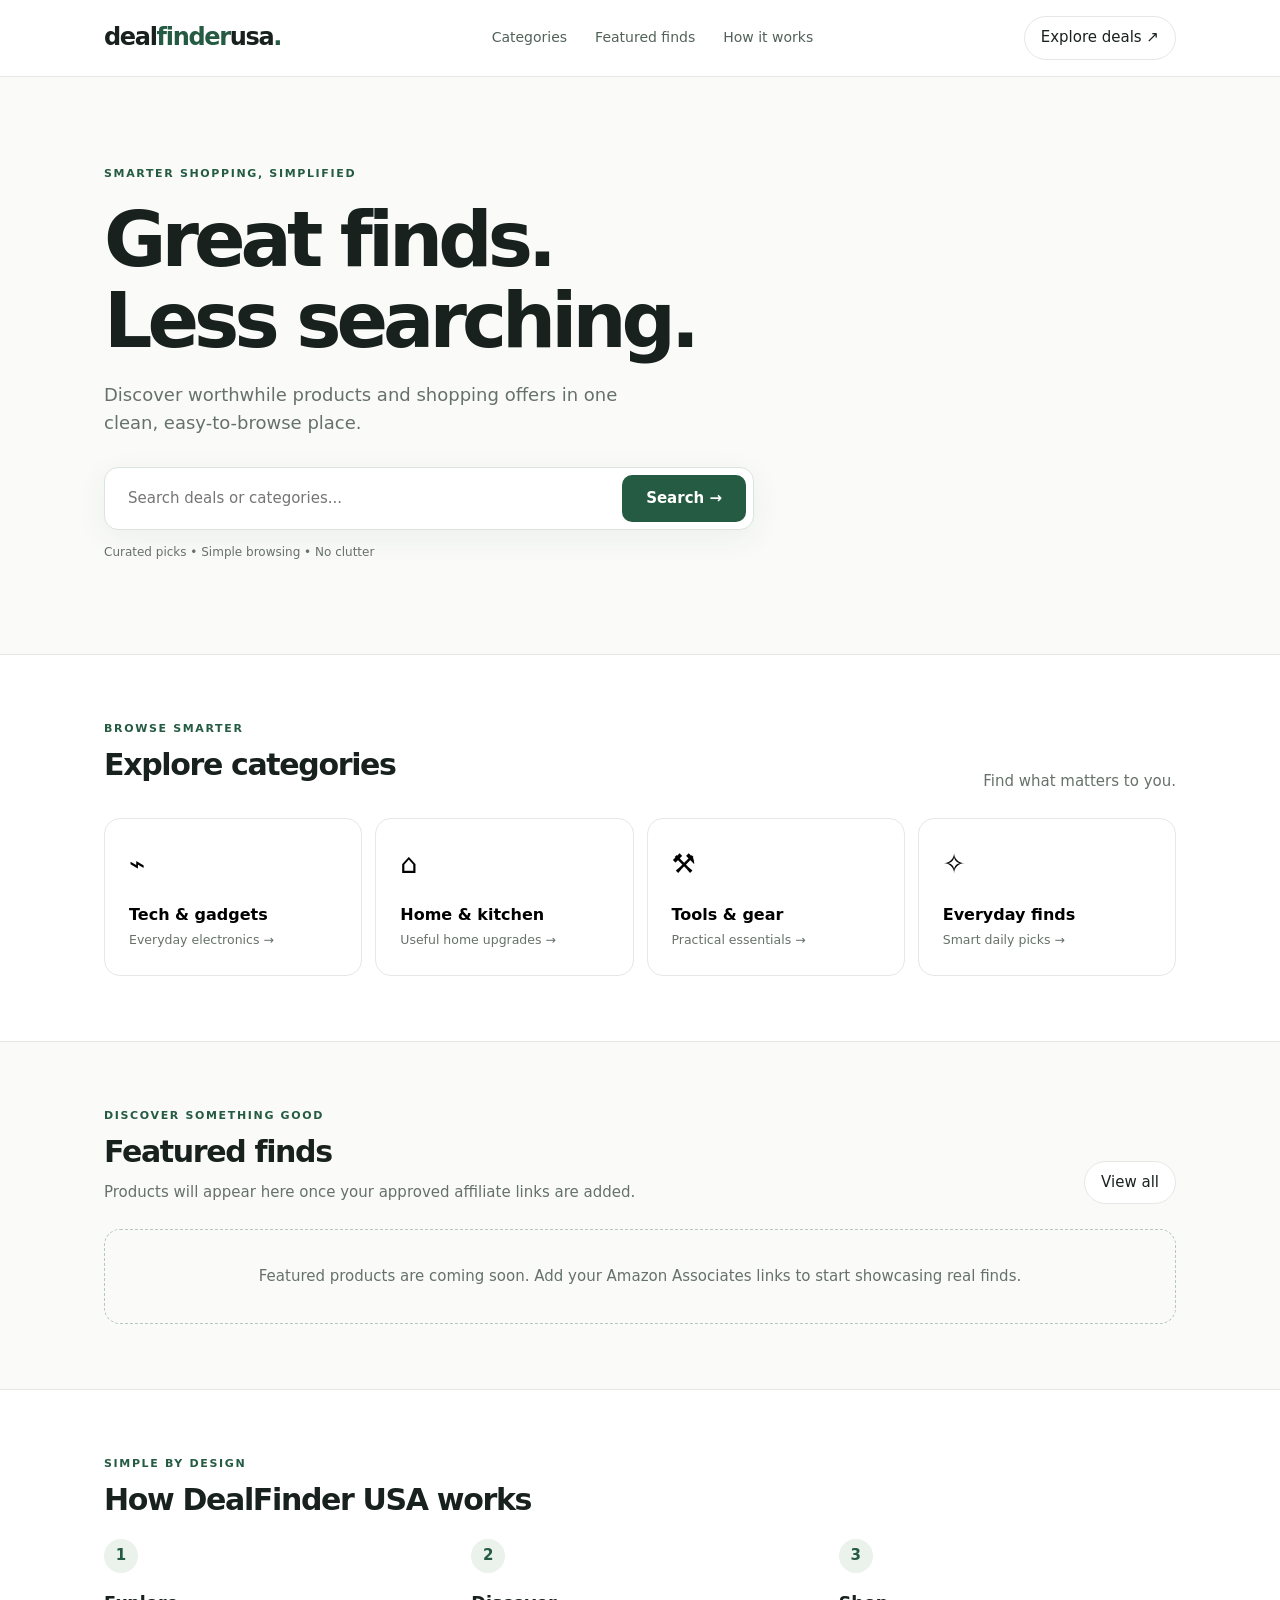
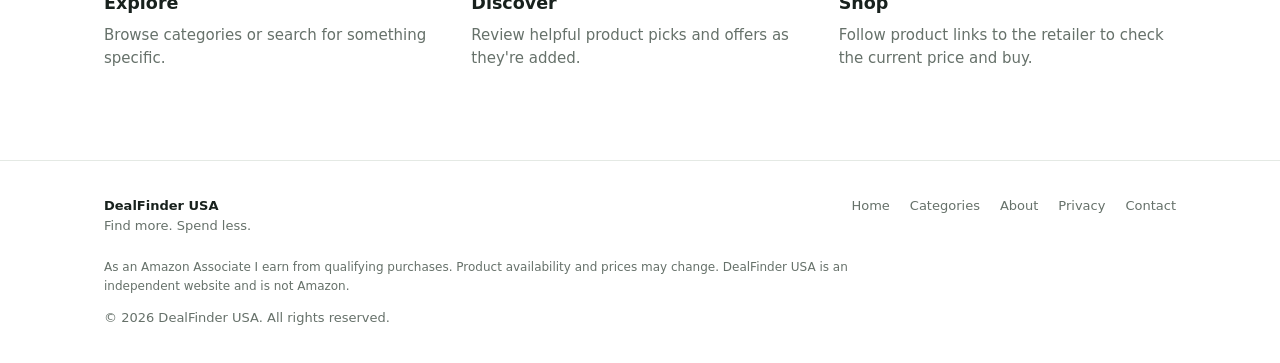
<file: dealfinderusa/index.html>
<!doctype html>
<html lang="en"><head><meta charset="utf-8"><meta name="viewport" content="width=device-width,initial-scale=1"><meta name="theme-color" content="#f9faf8"><meta name="description" content="DealFinder USA — a simpler way to discover worthwhile finds and shopping deals."><title>DealFinder USA — Find more. Spend less.</title><style>
:root{--ink:#18211d;--muted:#66716a;--green:#245b42;--line:#e4e9e4;--bg:#fafbf9}*{box-sizing:border-box}html{scroll-behavior:smooth}body{margin:0;background:#fff;color:var(--ink);font:15px/1.55 system-ui,-apple-system,Segoe UI,sans-serif}a{color:inherit;text-decoration:none}button,input{font:inherit}button{cursor:pointer}.wrap{max-width:1120px;margin:auto;padding:0 24px}.top{border-bottom:1px solid var(--line);background:#fff}.nav{min-height:76px;display:flex;align-items:center;justify-content:space-between;gap:24px}.logo{font-weight:800;letter-spacing:-.055em;font-size:24px;white-space:nowrap}.logo span{color:var(--green)}.links{display:flex;gap:28px;color:#526159;font-size:14px}.links a:hover,.footer a:hover{color:var(--green)}.pill{border:1px solid var(--line);border-radius:100px;padding:9px 16px;background:white;color:var(--ink)}.hero{background:var(--bg);border-bottom:1px solid var(--line);padding:88px 0 92px}.eyebrow{text-transform:uppercase;letter-spacing:.15em;color:var(--green);font-size:11px;font-weight:800}.hero h1{font-size:clamp(42px,7vw,76px);line-height:1.06;letter-spacing:-.065em;margin:18px 0 20px;max-width:820px}.hero p{font-size:18px;color:var(--muted);max-width:540px;margin-bottom:30px}.search{display:flex;max-width:650px;background:white;border:1px solid #dce4dd;border-radius:14px;padding:7px;box-shadow:0 8px 30px #193f2610}.search input{min-width:0;flex:1;border:0;outline:0;padding:12px 16px;background:transparent}.primary{background:var(--green);color:#fff;border:0;border-radius:10px;padding:12px 24px;font-weight:650}.primary:hover{background:#17442f}.micro{font-size:12px!important;margin:13px 0 0!important}.section{padding:65px 0}.section-head{display:flex;align-items:end;justify-content:space-between;gap:20px;margin-bottom:25px}.section h2{font-size:30px;letter-spacing:-.045em;margin:5px 0}.sub{color:var(--muted);margin:0}.categories{display:grid;grid-template-columns:repeat(4,1fr);gap:13px}.category{padding:24px;border:1px solid var(--line);border-radius:16px;transition:.2s;background:#fff;text-align:left}.category:hover,.product:hover{border-color:#9cb9a4;transform:translateY(-2px)}.category .symbol{font-size:27px;margin-bottom:18px}.category strong{display:block;font-size:16px}.category small{color:var(--muted)}.deals{background:var(--bg);border-top:1px solid var(--line);border-bottom:1px solid var(--line)}.products{display:grid;grid-template-columns:repeat(3,1fr);gap:18px}.product{border:1px solid var(--line);border-radius:18px;overflow:hidden;background:white;transition:.2s}.product .art{height:190px;background:#edf2ed;display:grid;place-items:center;font-size:64px}.product .body{padding:20px}.tag{font-size:11px;color:var(--green);font-weight:750;text-transform:uppercase;letter-spacing:.08em}.product h3{font-size:19px;margin:8px 0;letter-spacing:-.02em}.product p{color:var(--muted);font-size:14px;min-height:44px}.product a{display:inline-flex;margin-top:8px;font-weight:700;color:var(--green)}.empty{grid-column:1/-1;padding:35px;border:1px dashed #b6c8bb;border-radius:16px;text-align:center;color:var(--muted)}.how{display:grid;grid-template-columns:repeat(3,1fr);gap:30px}.step{padding:10px 0}.step b{display:inline-flex;width:34px;height:34px;align-items:center;justify-content:center;background:#eaf2eb;color:var(--green);border-radius:50%}.step h3{margin-bottom:6px}.step p{color:var(--muted);margin-top:0}.footer{border-top:1px solid var(--line);padding:35px 0;color:var(--muted);font-size:13px}.footrow{display:flex;justify-content:space-between;gap:20px;flex-wrap:wrap}.footerlinks{display:flex;gap:20px;flex-wrap:wrap}.notice{margin-top:22px;font-size:12px;max-width:820px}dialog{border:1px solid var(--line);border-radius:18px;max-width:560px;width:calc(100% - 32px);padding:28px;box-shadow:0 25px 80px #0002}dialog::backdrop{background:#14241a80}dialog h2{margin-top:0}dialog p{color:var(--muted)}.close{float:right;border:0;background:none;font-size:24px} @media(max-width:760px){.nav{min-height:68px}.links{gap:12px;font-size:12px}.links a:first-child{display:none}.pill{display:none}.hero{padding:65px 0}.hero p{font-size:16px}.categories{grid-template-columns:repeat(2,1fr)}.products,.how{grid-template-columns:1fr}.section{padding:48px 0}.search{padding:5px}.primary{padding:12px 16px}.section-head{align-items:start}.wrap{padding:0 18px}}
</style></head><body>
<header class="top"><div class="wrap nav"><a class="logo" href="#home" aria-label="DealFinder USA home">deal<span>finder</span>usa<span>.</span></a><nav class="links"><a href="#categories">Categories</a><a href="#deals">Featured finds</a><a href="#how">How it works</a></nav><a class="pill" href="#deals">Explore deals ↗</a></div></header>
<main id="home"><section class="hero"><div class="wrap"><div class="eyebrow">Smarter shopping, simplified</div><h1>Great finds.<br>Less searching.</h1><p>Discover worthwhile products and shopping offers in one clean, easy-to-browse place.</p><form class="search" id="searchForm"><input id="searchInput" type="search" placeholder="Search deals or categories..." aria-label="Search deals"><button class="primary" type="submit">Search →</button></form><p class="micro">Curated picks • Simple browsing • No clutter</p></div></section>
<section class="section" id="categories"><div class="wrap"><div class="section-head"><div><div class="eyebrow">Browse smarter</div><h2>Explore categories</h2></div><p class="sub">Find what matters to you.</p></div><div class="categories"><button class="category" data-category="tech"><div class="symbol">⌁</div><strong>Tech & gadgets</strong><small>Everyday electronics →</small></button><button class="category" data-category="home"><div class="symbol">⌂</div><strong>Home & kitchen</strong><small>Useful home upgrades →</small></button><button class="category" data-category="tools"><div class="symbol">⚒</div><strong>Tools & gear</strong><small>Practical essentials →</small></button><button class="category" data-category="lifestyle"><div class="symbol">✧</div><strong>Everyday finds</strong><small>Smart daily picks →</small></button></div></div></section>
<section class="section deals" id="deals"><div class="wrap"><div class="section-head"><div><div class="eyebrow">Discover something good</div><h2>Featured finds</h2><p class="sub">Products will appear here once your approved affiliate links are added.</p></div><button class="pill" id="showAll">View all</button></div><div class="products" id="products" aria-live="polite"></div></div></section>
<section class="section" id="how"><div class="wrap"><div class="eyebrow">Simple by design</div><h2>How DealFinder USA works</h2><div class="how"><div class="step"><b>1</b><h3>Explore</h3><p>Browse categories or search for something specific.</p></div><div class="step"><b>2</b><h3>Discover</h3><p>Review helpful product picks and offers as they're added.</p></div><div class="step"><b>3</b><h3>Shop</h3><p>Follow product links to the retailer to check the current price and buy.</p></div></div></div></section></main>
<footer class="footer"><div class="wrap"><div class="footrow"><div><strong style="color:var(--ink)">DealFinder USA</strong><div>Find more. Spend less.</div></div><div class="footerlinks"><a href="#home">Home</a><a href="#categories">Categories</a><a href="#" data-modal="about">About</a><a href="#" data-modal="privacy">Privacy</a><a href="#" data-modal="contact">Contact</a></div></div><p class="notice">As an Amazon Associate I earn from qualifying purchases. Product availability and prices may change. DealFinder USA is an independent website and is not Amazon.</p><div>© <span id="year"></span> DealFinder USA. All rights reserved.</div></div></footer>
<dialog id="info"><button class="close" id="close" aria-label="Close">×</button><h2 id="modalTitle"></h2><p id="modalText"></p></dialog>
<script>
// Add real, authorized products below. Example structure:
// {title:'Product title', category:'tech', description:'Why it is useful', url:'https://www.amazon.com/dp/ASIN?tag=YOUR-ASSOCIATE-TAG', symbol:'⌁'}
// Do not invent sale prices or discounts; use Amazon-approved sources and terms.
const PRODUCTS=[];
const grid=document.getElementById('products');
function render(q='',category=''){const items=PRODUCTS.filter(p=>(!category||p.category===category)&&(`${p.title} ${p.description} ${p.category}`).toLowerCase().includes(q.toLowerCase()));grid.replaceChildren();if(!items.length){const e=document.createElement('div');e.className='empty';e.textContent=PRODUCTS.length?'No matching finds yet. Try another search.':'Featured products are coming soon. Add your Amazon Associates links to start showcasing real finds.';grid.append(e);return;}for(const p of items){if(!/^https:\/\//.test(p.url))continue;const card=document.createElement('article');card.className='product';const art=document.createElement('div');art.className='art';art.textContent=p.symbol||'✧';const body=document.createElement('div');body.className='body';const tag=document.createElement('div');tag.className='tag';tag.textContent=p.category;const title=document.createElement('h3');title.textContent=p.title;const desc=document.createElement('p');desc.textContent=p.description;const a=document.createElement('a');a.href=p.url;a.target='_blank';a.rel='sponsored noopener noreferrer';a.textContent='View at retailer ↗';body.append(tag,title,desc,a);card.append(art,body);grid.append(card);}}
render();document.getElementById('searchForm').addEventListener('submit',e=>{e.preventDefault();render(document.getElementById('searchInput').value);document.getElementById('deals').scrollIntoView({behavior:'smooth'});});document.querySelectorAll('[data-category]').forEach(b=>b.addEventListener('click',()=>{render('',b.dataset.category);document.getElementById('deals').scrollIntoView({behavior:'smooth'});}));document.getElementById('showAll').addEventListener('click',()=>{document.getElementById('searchInput').value='';render();});document.getElementById('year').textContent=new Date().getFullYear();const modal=document.getElementById('info');const info={about:['About DealFinder USA','DealFinder USA is an independent shopping discovery website built to help visitors browse useful products and find worthwhile offers.'],privacy:['Privacy','This starter site does not collect or store search queries on a server. Retailer links may use affiliate tracking. Before adding analytics, email signups, or advertising tools, publish a complete privacy policy covering those services.'],contact:['Contact','Add your business contact email here before launching publicly.']};document.querySelectorAll('[data-modal]').forEach(a=>a.addEventListener('click',e=>{e.preventDefault();const v=info[a.dataset.modal];document.getElementById('modalTitle').textContent=v[0];document.getElementById('modalText').textContent=v[1];modal.showModal();}));document.getElementById('close').onclick=()=>modal.close();
</script></body></html>
</file>
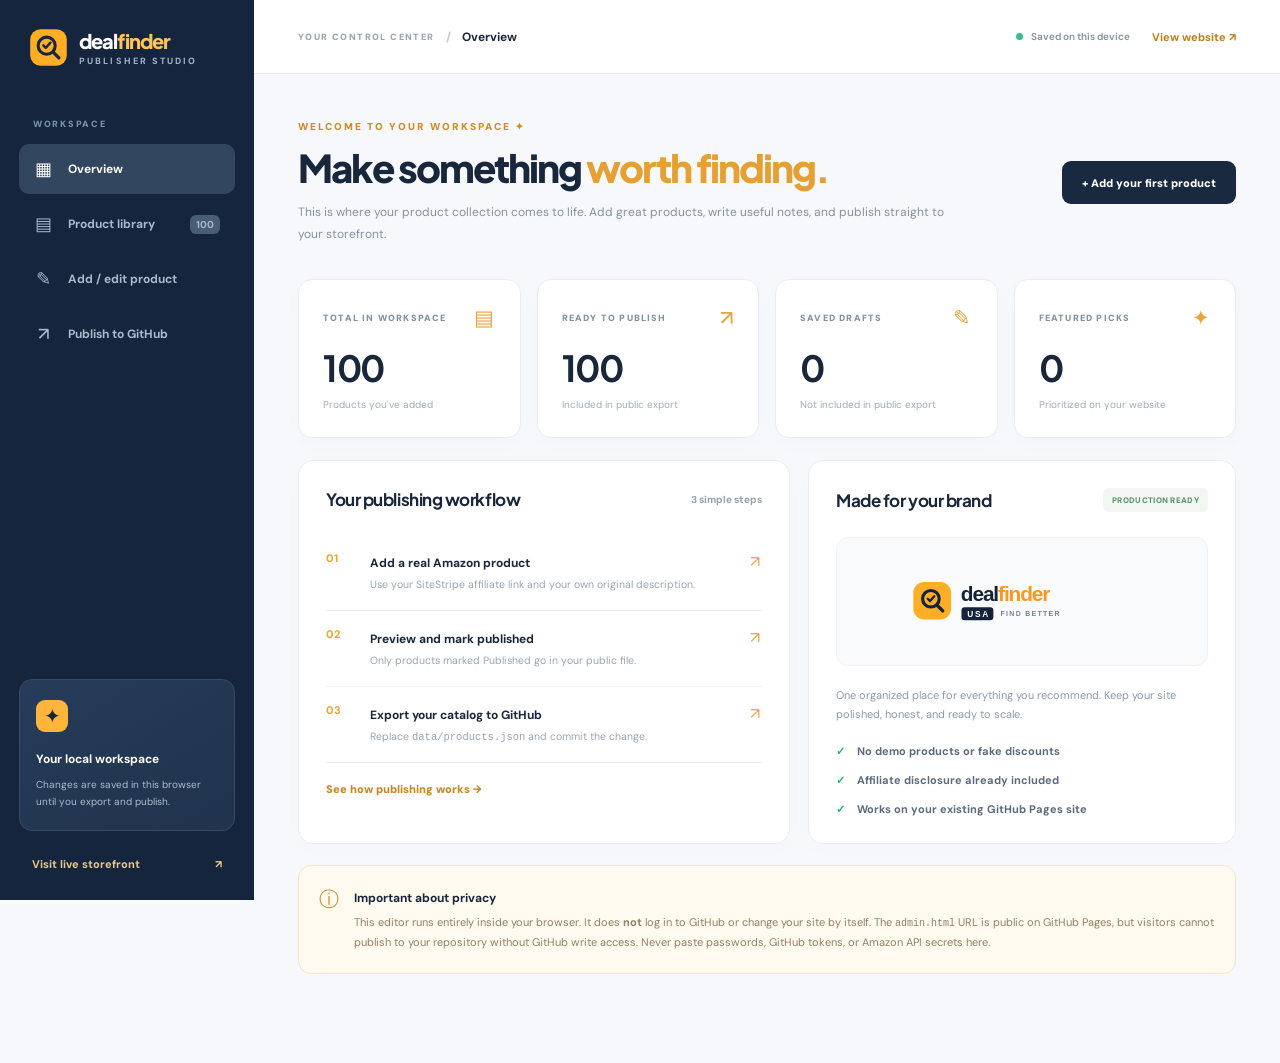
<file: admin.html>
<!doctype html><html lang="en"><head><meta charset="utf-8"><meta name="viewport" content="width=device-width,initial-scale=1"><meta name="theme-color" content="#14243a"><meta name="robots" content="noindex,nofollow"><title>Publisher Studio | DealFinder USA</title><link rel="icon" href="assets/favicon.svg" type="image/svg+xml"><link rel="preconnect" href="https://fonts.googleapis.com"><link rel="preconnect" href="https://fonts.gstatic.com" crossorigin><link href="https://fonts.googleapis.com/css2?family=DM+Sans:wght@400;500;600;700;800&family=Plus+Jakarta+Sans:wght@400;500;600;700;800&display=swap" rel="stylesheet"><link rel="stylesheet" href="admin.css"><script src="admin.js" defer></script></head>
<body><div class="studio-shell">
  <aside class="studio-sidebar" id="sidebar"><a href="./" class="studio-logo"><img src="assets/favicon.svg" alt="" width="39" height="39"><span>deal<span>finder</span><small>PUBLISHER STUDIO</small></span></a>
    <p class="sidebar-label">WORKSPACE</p><nav class="side-menu" aria-label="Studio navigation"><a href="#overview" class="side-link active" data-tab="overview"><span>▦</span> Overview</a><a href="#catalog" class="side-link" data-tab="catalog"><span>▤</span> Product library <b id="sideCount">0</b></a><a href="#editor" class="side-link" data-tab="editor"><span>✎</span> Add / edit product</a><a href="#publish" class="side-link" data-tab="publish"><span>↗</span> Publish to GitHub</a></nav>
    <div class="sidebar-bottom"><div class="side-info"><span class="side-info-icon">✦</span><b>Your local workspace</b><p>Changes are saved in this browser until you export and publish.</p></div><a href="./" target="_blank" rel="noopener" class="visit-site">Visit live storefront <span>↗</span></a></div>
  </aside>
  <main class="studio-main"><header class="studio-topbar"><div><button type="button" id="sidebarToggle" class="sidebar-toggle" aria-label="Toggle menu">☰</button><span class="topbar-kicker">YOUR CONTROL CENTER</span><span class="topbar-sep">/</span><span id="topbarTitle">Overview</span></div><div class="topbar-right"><span class="autosave-status"><span class="status-light"></span> Saved on this device</span><a href="./" target="_blank" rel="noopener" class="topbar-visit">View website ↗</a></div></header>
  <div class="studio-content">
    <section class="tab-panel" id="panel-overview"><div class="page-intro"><div><p class="eyebrow">WELCOME TO YOUR WORKSPACE ✦</p><h1>Make something <em>worth finding.</em></h1><p>This is where your product collection comes to life. Add great products, write useful notes, and publish straight to your storefront.</p></div><button type="button" class="primary-btn" data-open-tab="editor" data-new-product="true">+ Add your first product</button></div>
      <div class="stats-grid"><div class="stat-card"><span>TOTAL IN WORKSPACE <i>▤</i></span><strong id="statTotal">0</strong><small>Products you've added</small></div><div class="stat-card"><span>READY TO PUBLISH <i>↗</i></span><strong id="statPublished">0</strong><small>Included in public export</small></div><div class="stat-card"><span>SAVED DRAFTS <i>✎</i></span><strong id="statDrafts">0</strong><small>Not included in public export</small></div><div class="stat-card"><span>FEATURED PICKS <i>✦</i></span><strong id="statFeatured">0</strong><small>Prioritized on your website</small></div></div>
      <div class="overview-grid"><div class="panel-card get-started"><div class="panel-head"><h2>Your publishing workflow</h2><span>3 simple steps</span></div><div class="workflow-step"><b>01</b><span><strong>Add a real Amazon product</strong><small>Use your SiteStripe affiliate link and your own original description.</small></span><span>↗</span></div><div class="workflow-step"><b>02</b><span><strong>Preview and mark published</strong><small>Only products marked Published go in your public file.</small></span><span>↗</span></div><div class="workflow-step"><b>03</b><span><strong>Export your catalog to GitHub</strong><small>Replace <code>data/products.json</code> and commit the change.</small></span><span>↗</span></div><button type="button" data-open-tab="publish" class="text-link">See how publishing works →</button></div>
      <div class="panel-card quality-card"><div class="panel-head"><h2>Made for your brand</h2><span class="soft-badge">PRODUCTION READY</span></div><div class="quality-logo"><img src="assets/logo.svg" alt="DealFinder USA"></div><p>One organized place for everything you recommend. Keep your site polished, honest, and ready to scale.</p><div class="quality-points"><div><span>✓</span> No demo products or fake discounts</div><div><span>✓</span> Affiliate disclosure already included</div><div><span>✓</span> Works on your existing GitHub Pages site</div></div></div></div>
      <div class="safety-note"><span>ⓘ</span><div><b>Important about privacy</b><p>This editor runs entirely inside your browser. It does <strong>not</strong> log in to GitHub or change your site by itself. The <code>admin.html</code> URL is public on GitHub Pages, but visitors cannot publish to your repository without GitHub write access. Never paste passwords, GitHub tokens, or Amazon API secrets here.</p></div></div>
    </section>
    <section class="tab-panel" id="panel-catalog" hidden><div class="page-intro"><div><p class="eyebrow">YOUR PRODUCT LIBRARY</p><h1>Every find, <em>in one place.</em></h1><p>Review, edit, and organize your listings before publishing.</p></div><button type="button" class="primary-btn" data-open-tab="editor" data-new-product="true">+ New product</button></div><div class="catalog-toolbar"><label><span class="visually-hidden">Search products</span><input type="search" id="catalogSearch" placeholder="⌕  Search your collection..."></label><select id="catalogStatus" aria-label="Filter by status"><option value="all">All products</option><option value="published">Published</option><option value="draft">Drafts</option></select></div><div class="product-list" id="adminProductList"></div></section>
    <section class="tab-panel" id="panel-editor" hidden><div class="page-intro"><div><p class="eyebrow">PRODUCT EDITOR</p><h1 id="editorHeading">Add a <em>new find.</em></h1><p>Put the details in once. Your website will handle the presentation.</p></div><button type="button" class="outline-btn" id="clearForm">+ Start new product</button></div>
      <div class="edit-layout"><form id="productForm" class="panel-card editor-form" novalidate><input type="hidden" id="editId"><div class="form-section-title"><span>01</span><div><h2>The essentials</h2><p>Start with the product you're recommending.</p></div></div>
      <div class="field"><label for="productTitle">Product name <i>*</i></label><input id="productTitle" maxlength="180" required placeholder="Example: Product name as shown on Amazon"><small>Use the real product name; avoid invented claims.</small></div>
      <div class="two-fields"><div class="field"><label for="productCategory">Category <i>*</i></label><select id="productCategory" required><option value="Tech">Electronics / Tech</option><option value="Home">Home & living</option><option value="Kitchen">Kitchen</option><option value="Audio">Audio</option><option value="Gaming">Gaming</option><option value="Lifestyle">Lifestyle</option></select></div><div class="field"><label for="productStatus">Publishing status</label><select id="productStatus"><option value="draft">Draft — only on this device</option><option value="published">Published — include in export</option></select></div></div>
      <div class="field"><label for="productDescription">Short description <i>*</i></label><textarea id="productDescription" required maxlength="450" rows="3" placeholder="Write a useful, original description of the product."></textarea><small id="descriptionCount">0 / 450 characters</small></div>
      <div class="field"><label for="productWhy">Why this product? <span class="optional">Optional</span></label><textarea id="productWhy" maxlength="900" rows="3" placeholder="Who is it good for? What stands out to you? Mention only facts you can verify."></textarea></div>
      <div class="form-divider"></div><div class="form-section-title"><span>02</span><div><h2>Link & imagery</h2><p>Connect the product to your Amazon Associates link.</p></div></div>
      <div class="field"><label for="affiliateUrl">Amazon affiliate link <i>* for published</i></label><input type="url" id="affiliateUrl" placeholder="https://www.amazon.com/...?...tag=yourtag-20"><small>Use the SiteStripe link. Accepted: amazon.com, amzn.to, a.co. We never handle checkout.</small></div>
      <div class="field"><label for="imageUrl">Product image URL <span class="optional">Optional</span></label><input type="text" id="imageUrl" placeholder="assets/products/photo.webp or https://..."><small>Only use an image you own or are authorized to display. Upload local images into <code>assets/products</code> on GitHub, then use the file path here. Leave blank for a clean placeholder.</small></div>
      <label class="featured-row"><input type="checkbox" id="productFeatured"><span><b>✦ Feature this product</b><small>Featured items appear first in the collection. This does not claim the product is on sale.</small></span></label>
      <p class="form-error" id="formError" role="alert" hidden></p><div class="form-actions"><button type="submit" class="primary-btn">Save product <span>→</span></button><button type="button" class="outline-btn" data-open-tab="catalog">See my library</button></div></form>
      <div class="preview-column"><div class="panel-card preview-card"><div class="panel-head"><h2>Live preview</h2><span class="soft-badge">STOREFRONT CARD</span></div><div id="liveCardPreview"></div><p>This is roughly how your listing will look on DealFinderUSA.com.</p></div><div class="mini-tip"><span>✦</span><div><b>Quick content tip</b><p>A helpful, original description builds trust much better than exaggerated savings or unverified claims.</p></div></div></div></div>
    </section>
    <section class="tab-panel" id="panel-publish" hidden><div class="page-intro"><div><p class="eyebrow">YOUR LAUNCH DESK</p><h1>Ready, set, <em>publish.</em></h1><p>Two steps to make your real products appear on DealFinder USA—without any coding.</p></div></div>
      <div class="publish-grid"><div class="panel-card publish-card"><div class="step-tag">STEP 01</div><h2>Get your product file</h2><p>Download a ready-made <code>products.json</code> file containing only listings you've marked <b>Published</b>. Drafts stay on this device.</p><div class="export-stats"><strong id="exportCount">0</strong><span>products ready for your website</span></div><div class="publish-buttons"><button class="primary-btn" id="downloadPublished" type="button">↓ Download products.json</button><button class="outline-btn" type="button" id="copyPublished">Copy JSON</button></div><p class="fine-print">This creates a file; it doesn't change the live website yet.</p></div><div class="panel-card publish-card"><div class="step-tag">STEP 02</div><h2>Put it on GitHub</h2><p>Open your GitHub repository's <code>data</code> folder and replace the existing <code>products.json</code>. Click <b>Commit changes</b> to publish.</p><div class="repo-path"><span>YOUR WEBSITE DATA FILE</span><code>dealfinderusa / data / products.json</code></div><div class="publish-buttons"><a class="primary-btn" href="https://github.com/moishe1877-create/dealfinderusa/tree/main/data" target="_blank" rel="noopener noreferrer">Open GitHub data folder ↗</a><a class="outline-btn" href="https://github.com/moishe1877-create/dealfinderusa/edit/main/data/products.json" target="_blank" rel="noopener noreferrer">Edit file directly ↗</a></div><p class="fine-print">GitHub Pages usually updates shortly after a commit.</p></div></div>
      <div class="panel-card backups"><div><h2>Backup and transfer your workspace</h2><p>Keep a backup of all your work, including drafts, or restore one you saved earlier. Your browser storage can be erased if you clear website data.</p></div><div class="backup-buttons"><button type="button" class="outline-btn" id="downloadBackup">↓ Download workspace backup</button><label class="outline-btn upload-label" for="importBackup">↑ Restore from JSON<input type="file" accept="application/json,.json" id="importBackup" hidden></label></div></div>
      <div class="safety-note"><span>ⓘ</span><div><b>What the publisher does and doesn't do</b><p>Publishes real product information, not scraped Amazon prices or fake discounts. Full automatic publishing would require a secure backend or authorized GitHub integration. The website cannot safely keep passwords or API secrets in public JavaScript.</p></div></div>
    </section>
  </div></main></div><div id="adminToast" class="toast" role="status" aria-live="polite"></div></body></html>
</file>
<file: styles.css>
:root{--ink:#17243a;--navy:#14223a;--navy2:#1c3150;--muted:#758296;--light:#f7f8fb;--line:#e7eaf0;--orange:#ffaf28;--orange-deep:#ea8b17;--radius:20px;--shadow:0 16px 55px rgba(18,36,64,.065);font-synthesis:none}*{box-sizing:border-box}html{scroll-behavior:smooth;scroll-padding-top:112px}body{margin:0;background:#fff;color:var(--ink);font-family:'DM Sans',Arial,sans-serif;-webkit-font-smoothing:antialiased}button,input,select{font:inherit}button{cursor:pointer}a{text-decoration:none;color:inherit}img,svg{display:block;max-width:100%}svg{width:22px;height:22px}button:focus-visible,a:focus-visible,input:focus-visible,select:focus-visible,summary:focus-visible{outline:3px solid var(--orange);outline-offset:3px}.container{width:min(1320px,calc(100% - 72px));margin-inline:auto}.visually-hidden,.skip-link:not(:focus){position:absolute!important;width:1px;height:1px;padding:0;margin:-1px;overflow:hidden;clip:rect(0,0,0,0);white-space:nowrap;border:0}.skip-link:focus{position:fixed;top:8px;left:8px;z-index:100;background:#fff;padding:12px 20px;border-radius:9px}.announce{background:#0f1b2d;color:#f5f7fd;font-size:12px;font-weight:700;letter-spacing:.018em}.announce-inner{min-height:35px;display:flex;align-items:center;justify-content:space-between;gap:16px}.announce-spark{color:var(--orange);margin-right:6px}.announce-alt{color:#b4c1d1;font-size:11px;font-weight:500}.site-header{background:#fff;z-index:50;position:relative}.header-main{height:92px;display:flex;align-items:center;gap:42px}.logo{display:block;flex-shrink:0}.logo img{width:214px;height:auto}.site-search{display:flex;align-items:stretch;flex:1;max-width:730px;height:50px;border:2px solid #dce2e9;border-radius:11px;overflow:hidden;background:#fff;transition:border-color .2s,box-shadow .2s}.site-search:focus-within{border-color:#f9b23c;box-shadow:0 0 0 4px rgba(255,174,40,.15)}.search-category{width:83px;display:flex;align-items:center;justify-content:center;gap:8px;border-right:1px solid #e8e9ed;background:#f5f6f9;font-size:12px;font-weight:800;color:#536277}.search-category svg{width:15px;height:15px;fill:none;stroke:currentColor;stroke-width:2}.site-search input{flex:1;min-width:0;border:0;padding:0 21px;outline:0;font-size:13px;color:var(--ink)}.site-search input::placeholder{color:#9da7b2}.search-submit{width:59px;border:0;background:var(--orange);display:grid;place-items:center;transition:background .2s}.search-submit:hover{background:#ffc25a}.search-submit svg{fill:none;stroke:var(--navy);stroke-width:2.5;stroke-linecap:round}.saved-header{border:0;background:transparent;display:flex;align-items:center;gap:12px;text-align:left;white-space:nowrap;color:#25334b;font-size:13px;font-weight:800;margin-left:auto}.saved-header svg{fill:none;stroke:var(--ink);stroke-width:1.8;width:26px;height:26px}.saved-header span{display:flex;flex-direction:column;gap:1px}.saved-header small{font-size:10px;color:#8c97a7;font-weight:500}.saved-header b{background:#f6f0e8;min-width:22px;height:22px;display:grid;place-items:center;border-radius:50%;font-size:11px}.mobile-nav-toggle{display:none}.navrow{background:#19283f;color:#fff}.nav-inner{display:flex;align-items:center;gap:31px;min-height:48px}.nav-item{font-size:11.5px;font-weight:600;white-space:nowrap;color:#e1e6ef;transition:color .2s}.nav-item:hover{color:#ffbd50}.nav-all{display:flex;gap:9px;align-items:center;font-weight:800;color:#fff}.nav-all svg{width:16px;height:16px;fill:none;stroke:currentColor;stroke-width:2;stroke-linecap:round}.nav-special{margin-left:auto;font-size:11px;font-weight:700;white-space:nowrap;color:#ffc159}.nav-special span{margin-left:8px}.hero-wrap{padding-top:27px;display:grid;grid-template-columns:minmax(0,1.92fr) minmax(260px,.84fr);gap:19px}.hero-main{min-height:486px;position:relative;overflow:hidden;border-radius:22px;background:radial-gradient(circle at 91% 24%,#355d83 0%,transparent 34%),linear-gradient(119deg,#15223c 8%,#1c324f 65%,#1a3654 100%);isolation:isolate;box-shadow:0 20px 50px rgba(19,40,69,.12)}.hero-noise{position:absolute;inset:0;opacity:.35;background-image:radial-gradient(#fff 0.65px,transparent .65px);background-size:19px 19px;mask-image:linear-gradient(90deg,transparent 35%,#000 100%)}.hero-content{position:relative;z-index:5;padding:69px 0 45px 58px;width:58%}.eyebrow-pill{display:inline-flex;align-items:center;gap:8px;border:1px solid rgba(250,255,255,.16);border-radius:99px;background:rgba(255,255,255,.07);backdrop-filter:blur(15px);color:#edf2fc;font-size:9.5px;letter-spacing:1.5px;font-weight:800;padding:10px 12px;white-space:nowrap}.eyebrow-pill>span:last-child{color:#ffbb4a;font-size:13px}.eyebrow-dot{height:7px;width:7px;border-radius:50%;background:#ffb53e;box-shadow:0 0 12px #ffb53e;animation:pulse-dot 2s infinite}.hero-content h1{font-family:'Plus Jakarta Sans',Arial,sans-serif;font-size:clamp(42px,4.2vw,63px);letter-spacing:-3.3px;line-height:1.11;margin:28px 0 22px;color:#fff;font-weight:800}.hero-content h1 span{color:#ffb43d}.hero-content p{color:#c5d1e0;line-height:1.75;font-size:13px;max-width:380px;margin:0 0 27px}.hero-buttons{display:flex;align-items:center;gap:12px;flex-wrap:wrap}.button{display:inline-flex;align-items:center;justify-content:center;gap:22px;border:none;border-radius:10px;padding:14px 20px;font-size:12px;font-weight:800;transition:transform .2s,box-shadow .2s,background .2s;white-space:nowrap}.button:hover{transform:translateY(-2px)}.button--light{background:#ffb638;color:#17243a;box-shadow:0 10px 28px rgba(255,173,31,.22)}.button--light:hover{background:#ffc861;box-shadow:0 14px 30px rgba(255,173,31,.36)}.button--ghost{color:#f9f9fe;background:transparent;border:1px solid rgba(255,255,255,.25)}.button--ghost:hover{background:rgba(255,255,255,.1)}.button--dark{background:#182940;color:#fff}.button--dark:hover{background:#2c4664;box-shadow:0 12px 26px rgba(22,45,70,.2)}.hero-footnote{color:#9fb2c7;font-size:9.5px;letter-spacing:.08em;font-weight:600;display:flex;align-items:center;gap:12px;margin-top:38px}.hero-footline{width:24px;height:1px;background:#ffbb44}.hero-bottom-tag{position:absolute;right:27px;bottom:23px;color:#b5c9db;font-size:9px;letter-spacing:2px;font-weight:800;z-index:4;display:flex;gap:21px}.hero-bottom-tag span{color:#5f829f}.hero-visual{position:absolute;width:50%;height:100%;right:0;top:0;z-index:1;perspective:600px;transform-style:preserve-3d}.visual-grid{position:absolute;inset:5%;background:linear-gradient(transparent 96%,rgba(157,201,240,.13) 96%),linear-gradient(90deg,transparent 96%,rgba(157,201,240,.13) 96%);background-size:34px 34px;mask-image:radial-gradient(ellipse at 50% 50%,#000 22%,transparent 70%);transform:rotate(-13deg)}.visual-glow{position:absolute;top:13%;left:8%;width:78%;aspect-ratio:1;background:radial-gradient(circle,rgba(255,178,48,.22),rgba(47,122,194,.1) 43%,transparent 70%);filter:blur(15px);animation:glow 8s ease-in-out infinite}.hero-ring{position:absolute;top:50%;left:49%;border-radius:50%;border:1px solid rgba(206,223,245,.22);transform:translate(-50%,-50%)}.ring-one{width:260px;aspect-ratio:1;border:1px solid rgba(247,203,133,.4);box-shadow:0 0 0 25px rgba(255,255,255,.025);animation:ring-drift 9s ease-in-out infinite}.ring-two{width:340px;aspect-ratio:1;animation:rotate-ring 40s linear infinite;border-style:dashed}.ring-three{width:420px;aspect-ratio:1;border-color:rgba(147,189,222,.12)}.center-tag{position:absolute;top:50%;left:49%;width:155px;height:155px;border-radius:48px;background:linear-gradient(143deg,#ffcf6d,#ff9c23);transform:translate(-50%,-50%) rotate(-9deg);display:grid;place-content:center;justify-items:center;gap:8px;color:#1c2b42;box-shadow:0 35px 60px rgba(10,20,38,.37),inset 0 3px 10px rgba(255,255,255,.6);animation:tag-float 6s ease-in-out infinite}.center-tag svg{width:64px;height:64px;transform:rotate(10deg)}.center-tag span{font-size:13px;font-weight:900;letter-spacing:1.3px}.float-card{position:absolute;border-radius:9px;background:#fff;box-shadow:0 12px 38px rgba(8,21,40,.23);color:#1a2943;white-space:nowrap;font-size:10px;letter-spacing:.6px;font-weight:900;padding:12px 14px;z-index:2;animation:float-label 6s ease-in-out infinite}.float-card span{color:#f39b1d;font-size:16px;margin-right:7px}.float-card--top{top:19%;right:12%;transform:rotate(9deg)}.float-card--bottom{bottom:21%;left:0;animation-delay:-2s;transform:rotate(-8deg)}.radar-dot{position:absolute;width:9px;height:9px;background:#ffb63d;border:2px solid #ffffff;border-radius:50%;box-shadow:0 0 18px #ffb63d}.radar-dot-a{top:21%;left:31%}.radar-dot-b{bottom:25%;right:14%}.hero-orb{position:absolute;border-radius:50%;background:#6fd1ff;filter:blur(70px);opacity:.09}.hero-orb--one{width:250px;height:250px;top:-120px;left:37%}.hero-orb--two{width:240px;height:240px;bottom:-125px;right:20%;background:#ff9f42}.side-promos{display:flex;flex-direction:column;gap:18px;min-width:0}.side-promo{flex:1;min-height:225px;display:flex;flex-direction:column;justify-content:space-between;overflow:hidden;position:relative;padding:25px 28px;border-radius:18px;transition:transform .25s,box-shadow .25s}.side-promo:hover{transform:translateY(-4px);box-shadow:var(--shadow)}.side-promo--one{background:#f0e7dc}.side-promo--two{background:#dcece9}.promo-topline{display:flex;justify-content:space-between;position:relative;z-index:2;color:#746257;letter-spacing:1.55px;font-size:9px;font-weight:900}.side-promo--two .promo-topline{color:#4a7d76}.promo-copy{position:relative;z-index:2;font-family:'Plus Jakarta Sans',sans-serif;font-weight:800;letter-spacing:-1.2px;font-size:26px;line-height:1.15}.promo-copy b{color:#a25d24}.side-promo--two .promo-copy b{color:#3f8f7c}.promo-bottom{position:relative;z-index:2;font-weight:800;font-size:11px}.promo-bottom span{margin-left:7px}.promo-art{position:absolute;right:-16px;top:29px;width:130px;height:145px;transform:rotate(-20deg)}.promo-art--tech:before,.promo-art--tech:after{content:"";position:absolute;display:block;border-radius:24px;box-shadow:13px 15px 25px #5b514b25}.promo-art--tech:before{width:66px;height:124px;background:linear-gradient(140deg,#303c54,#71717e);right:29px;top:3px;border:8px solid #313b50}.promo-art--tech:after{width:38px;height:74px;right:43px;top:27px;background:linear-gradient(120deg,#ffdaa3,#fac28c);border-radius:12px}.promo-art--home{width:150px;right:2px;top:54px;transform:rotate(9deg)}.promo-art--home:before{content:"";display:block;width:115px;height:110px;border-radius:58% 58% 35% 35%;background:linear-gradient(135deg,#bce2cf,#77b6a1);box-shadow:10px 18px 30px #44746633}.promo-art--home:after{content:"";display:block;position:absolute;width:17px;height:40px;background:#7a9f8f;top:-30px;left:50px;border-radius:8px}.promise-strip{display:grid;grid-template-columns:repeat(4,1fr);border:1px solid #ecedf1;border-radius:15px;margin-top:28px;padding:22px 26px;gap:10px}.promise{display:flex;gap:14px;align-items:center;padding-left:8px}.promise:not(:last-child){border-right:1px solid #e8eaf0}.promise-icon{width:40px;height:40px;flex-shrink:0;border-radius:12px;display:grid;place-items:center;background:#fff5e5;font-size:22px;color:#e39623}.promise b,.promise small{display:block}.promise b{font-size:12px}.promise small{font-size:10.2px;margin-top:4px;color:#8893a2}.section-space{margin-top:89px;margin-bottom:89px}.section-head{display:flex;align-items:flex-end;justify-content:space-between;gap:28px;margin-bottom:31px}.micro-label{font-size:10px;letter-spacing:2px;font-weight:900;color:#f19b20;margin:0 0 13px}.section-head h2,.faq-block h2{font-family:'Plus Jakarta Sans',sans-serif;font-size:clamp(26px,3vw,36px);font-weight:800;letter-spacing:-1.65px;margin:0 0 9px;line-height:1.22}.heading-dot{color:#f59d25}.section-head p:not(.micro-label){font-size:12.3px;color:#8592a3;margin:0}.text-arrow{font-size:11px;font-weight:800;white-space:nowrap}.text-arrow span{margin-left:10px}.category-tiles{display:grid;grid-template-columns:repeat(6,minmax(0,1fr));gap:15px}.category-tile{display:flex;flex-direction:column;text-align:left;align-items:stretch;background:#fff;border:1px solid #edf0f4;border-radius:15px;overflow:hidden;padding:10px 10px 17px;transition:transform .25s,border-color .25s,box-shadow .25s}.category-tile:hover{transform:translateY(-5px);border-color:#ffd18e;box-shadow:0 20px 35px rgba(23,43,66,.09)}.tile-art{height:138px;border-radius:10px;display:grid;place-items:center;overflow:hidden;position:relative}.tile-art:after{content:"";position:absolute;width:75px;height:18px;background:#17243a1c;border-radius:50%;bottom:19px;filter:blur(10px)}.tile-art svg{width:90px;height:90px;z-index:1;filter:drop-shadow(6px 8px 6px #15263d15);transition:transform .25s}.category-tile:hover svg{transform:translateY(-5px) rotate(-3deg) scale(1.06)}.art-tech{background:#e7f0f8}.art-home{background:#faecdf}.art-kitchen{background:#e6f3ee}.art-audio{background:#ede9f9}.art-gaming{background:#e8edf9}.art-life{background:#f8ebe9}.category-tile b{font-size:12px;margin:18px 9px 7px}.category-tile small{font-size:10.5px;color:#8895a3;margin:0 9px;display:flex;justify-content:space-between}.category-tile small span{color:#eaa044}.spotlight-section{background:#f8f9fb;border-block:1px solid #f0f1f5;padding:79px 0 69px}.spotlight-section.section-space{margin-block:0}.orange-star{font-size:14px}.section-side{font-size:10px;letter-spacing:1px;font-weight:900;color:#94a1af;white-space:nowrap}.section-side span{font-size:20px;color:#eea638;margin-left:7px}.filter-bar{display:flex;justify-content:space-between;align-items:center;gap:18px;padding-bottom:23px;border-bottom:1px solid #e7eaf0}.chips{display:flex;flex-wrap:wrap;gap:8px}.chip{border:1px solid #e4e7ee;background:#fff;border-radius:50px;padding:10px 17px;font-size:11px;font-weight:800;color:#667487;transition:all .2s}.chip:hover{border-color:#ffb32c}.chip.active{background:#182942;color:#fff;border-color:#182942}.sort-wrap{white-space:nowrap;font-size:11px;color:#8a95a1;display:flex;align-items:center;gap:9px}.sort-wrap select{appearance:none;border:1px solid #e0e4eb;border-radius:9px;padding:10px 29px 10px 13px;background:#fff url('data:image/svg+xml,%3Csvg xmlns="http://www.w3.org/2000/svg" width="16" height="16" fill="none" stroke="%23606d7e" stroke-width="1.8" viewBox="0 0 24 24"%3E%3Cpath d="m7 10 5 5 5-5"/%3E%3C/svg%3E') no-repeat right 8px center;font-weight:700;font-size:11px;color:var(--ink)}.results-bar{display:flex;align-items:center;justify-content:space-between;padding:21px 0 24px;font-size:12px;color:#778495}.results-bar>div{display:flex;align-items:center;gap:15px}.favorites-filter,.clear-button{border:0;background:transparent;font-size:11px;font-weight:800;color:#647286}.favorites-filter[aria-pressed="true"]{color:#d47620}.clear-button{color:#e09a31}.product-grid{display:grid;grid-template-columns:repeat(4,minmax(0,1fr));gap:20px}.product-card{position:relative;border-radius:17px;border:1px solid #e8ebf0;background:#fff;overflow:hidden;box-shadow:0 3px 15px rgba(26,39,67,.02);transition:transform .25s,box-shadow .25s,border-color .25s}.product-card:hover{transform:translateY(-5px);box-shadow:0 19px 50px rgba(27,47,69,.095);border-color:#d6dde6}.product-image{height:225px;background:#f1f3f7;display:grid;place-items:center;overflow:hidden;position:relative}.product-image img{height:100%;width:100%;object-fit:contain;padding:24px;transition:transform .35s}.product-card:hover .product-image img{transform:scale(1.065)}.product-placeholder{display:grid;place-items:center;width:100%;height:100%;background:radial-gradient(circle at 75% 19%,#fff9ed,#edf0f5 65%);font-size:46px;color:#abb6c5}.product-placeholder svg{width:70px;height:70px;stroke:#98a7b6;fill:none;stroke-width:1.4}.product-tag{position:absolute;left:14px;top:14px;border-radius:7px;background:#fff;color:#6b6d78;box-shadow:0 4px 14px #0000000a;padding:8px 10px;font-size:9px;font-weight:900;letter-spacing:.4px}.product-save{position:absolute;top:12px;right:12px;width:32px;height:32px;border:1px solid #e8ebf0;border-radius:50%;background:#fff;display:grid;place-items:center;font-size:17px;color:#8a98a8}.product-save.is-saved{color:#f2992e;background:#fff2dd;border-color:#ffd9a0}.product-body{padding:19px}.product-category{color:#e29b38;text-transform:uppercase;font-size:9px;font-weight:900;letter-spacing:1.5px}.product-body h3{font-size:14px;font-weight:800;line-height:1.5;min-height:42px;margin:9px 0}.product-description{color:#8591a1;font-size:11px;line-height:1.65;min-height:38px;margin:0 0 15px;display:-webkit-box;-webkit-line-clamp:2;-webkit-box-orient:vertical;overflow:hidden}.product-foot{display:flex;justify-content:space-between;align-items:center;border-top:1px solid #ecedf2;padding-top:15px;gap:6px}.product-foot a,.product-foot button{font-size:11px;font-weight:800}.product-foot a{background:#ffb532;border-radius:8px;padding:10px 12px;color:#1b2b41;white-space:nowrap}.product-foot a:hover{background:#ffca69}.product-foot button{border:0;background:transparent;color:#7c8899}.empty-state{background:#fff;border-radius:23px;border:1px dashed #d7dee7;min-height:384px;display:flex;flex-direction:column;align-items:center;justify-content:center;text-align:center;padding:30px 20px}.empty-state[hidden],.catalog-error[hidden],#clearFilters[hidden],#resetFilters[hidden]{display:none}.empty-shape{position:relative;display:grid;place-items:center;width:103px;height:103px;border:1px dashed #b5c4d4;border-radius:50%;background:radial-gradient(circle at center,#fff9f0 0%,#f4f6fa 80%);margin-bottom:21px;animation:ring-drift 8s ease-in-out infinite}.empty-shape span{font-size:54px;color:#ed9f2a;font-weight:500}.empty-shape i{position:absolute;top:0;right:0;font-style:normal;color:#ffb730;font-size:25px}.empty-state .micro-label{font-size:9px}.empty-state h3{font-family:'Plus Jakarta Sans',sans-serif;font-size:25px;letter-spacing:-1.1px;margin:0 0 10px}.empty-state>p:not(.micro-label){max-width:410px;line-height:1.7;font-size:12px;color:#8793a2;margin:0}.empty-state button{margin-top:19px}.catalog-error{padding:16px;border-radius:10px;background:#fff2ee;color:#9c4f35;font-size:13px}.listing-disclaimer{color:#a0aab7;font-size:10px;text-align:center;line-height:1.7;margin:26px 0 0}.banner-row{display:grid;grid-template-columns:1fr 1fr;gap:19px}.wide-banner{height:282px;border-radius:17px;display:flex;flex-direction:column;justify-content:center;align-items:flex-start;padding:39px;position:relative;overflow:hidden;transition:transform .2s}.wide-banner:hover{transform:translateY(-4px)}.wide-banner--cream{background:#fff0e4}.wide-banner--mint{background:#e5f2eb}.banner-overline{font-size:9px;letter-spacing:1.5px;font-weight:900;color:#a47a59}.wide-banner--mint .banner-overline{color:#608e78}.wide-banner h2{font-family:'Plus Jakarta Sans',sans-serif;font-size:27px;line-height:1.22;letter-spacing:-1.3px;margin:17px 0 22px;z-index:1}.banner-link{font-size:11px;font-weight:900;z-index:1}.banner-link span{margin-left:7px}.banner-decoration{position:absolute;width:230px;height:230px;right:-30px;bottom:-45px;border:29px solid rgba(241,165,91,.27);border-radius:36%;transform:rotate(29deg)}.banner-decoration i{position:absolute;inset:28px;border:18px solid rgba(241,165,91,.4);border-radius:48%}.banner-decoration b{position:absolute;left:-55px;top:-37px;font-size:55px;font-weight:400;color:#dca877}.wide-banner--mint .banner-decoration{border-color:#b1d6bc}.wide-banner--mint .banner-decoration i{border-color:#9acdb4}.wide-banner--mint .banner-decoration b{color:#7bb6a2}.story-section{background:#192942;color:#fff;padding:100px 0}.story-inner{display:grid;grid-template-columns:1fr 1fr;align-items:center;gap:130px}.story-copy h2{font-family:'Plus Jakarta Sans',sans-serif;font-size:clamp(35px,4.3vw,55px);letter-spacing:-2.4px;line-height:1.18;margin:0 0 20px}.story-copy h2 em{font-style:normal;color:#ffbb44}.story-copy>p:not(.micro-label){color:#b6c4d7;line-height:1.85;font-size:13px;max-width:480px;margin-bottom:27px}.story-copy .button{background:#fff;color:#192942}.process-row{display:grid;grid-template-columns:47px 1fr 20px;gap:25px;border-bottom:1px solid #ffffff25;padding:27px 0;align-items:start}.process-row:first-child{border-top:1px solid #ffffff25}.process-row>span:first-child{font-size:12px;color:#ffbf55;font-weight:900}.process-row>span:last-child{font-size:21px;color:#e7a544}.process-row b{font-family:'Plus Jakarta Sans',sans-serif;font-size:19px}.process-row p{font-size:11.5px;color:#aebed2;margin:10px 0 0}.faq-block{display:grid;grid-template-columns:1fr 1.3fr;gap:90px}.faq-block h2{font-size:36px}.faqs details{border-bottom:1px solid #e6eaf0}.faqs details:first-child{border-top:1px solid #e6eaf0}.faqs summary{font-size:13px;font-weight:800;display:flex;align-items:center;justify-content:space-between;cursor:pointer;list-style:none;padding:23px 2px;gap:12px}.faqs summary::-webkit-details-marker{display:none}.faqs summary span{font-size:20px;font-weight:500;color:#df9a26}.faqs details[open] summary span{transform:rotate(45deg)}.faqs details p{font-size:12px;line-height:1.8;color:#7d8a9b;margin:0 0 21px;max-width:575px}.site-footer{background:#f6f8fb;padding:56px 0 0;border-top:1px solid #e8ebf0}.footer-top{display:flex;justify-content:space-between;gap:40px;padding-bottom:45px}.footer-top img{width:208px}.footer-top p{font-size:11px;color:#8995a4;margin:9px 0}.footer-columns{display:flex;gap:110px}.footer-columns>div{display:flex;flex-direction:column;gap:13px}.footer-columns b{font-size:12px;margin-bottom:4px}.footer-columns a{color:#8491a0;font-size:11px}.footer-columns a:hover{color:#de8a1e}.disclosure{border-top:1px solid #e4e8ee;padding:28px 0 29px}.disclosure b{font-size:12px}.disclosure p{max-width:820px;font-size:11px;line-height:1.75;color:#82909f}.footer-bottom{border-top:1px solid #e4e8ee;display:flex;justify-content:space-between;gap:10px;padding:22px 0;color:#9da7b2;font-size:10px}.modal{padding:0;border:0;border-radius:20px;box-shadow:0 34px 110px #07152d45;width:min(610px,calc(100% - 30px));max-height:min(90vh,880px);color:var(--ink)}.modal::backdrop{background:rgba(15,26,44,.64);backdrop-filter:blur(4px)}.modal-close,.icon-close{border:0;background:#f0f3f6;color:#394960;border-radius:50%;display:grid;place-items:center;width:34px;height:34px;font-size:22px;cursor:pointer}.detail-cover{background:#eff3f7;display:grid;place-items:center;height:255px;position:relative}.detail-cover img{width:100%;height:100%;object-fit:contain;padding:30px}.detail-cover .icon-close{position:absolute;top:16px;right:16px}.detail-copy{padding:30px}.detail-copy h2{font-family:'Plus Jakarta Sans',sans-serif;font-size:25px;letter-spacing:-1.1px;margin:9px 0}.detail-copy>p{color:#738092;font-size:12px;line-height:1.8}.detail-why{background:#fff7ea;padding:16px;border-radius:12px;font-size:12px;line-height:1.7;color:#785f3b;margin:17px 0}.detail-buttons{display:flex;gap:12px;align-items:center;margin-top:22px}.detail-buttons>a{flex:1;text-align:center}.detail-buttons button{border:1px solid #e5e8ef;background:#fff;border-radius:9px;padding:13px;font-size:12px;font-weight:800}.saved-modal{padding:26px}.saved-heading{display:flex;justify-content:space-between;align-items:flex-start;border-bottom:1px solid #ebedf0;padding-bottom:18px}.saved-heading h2{font-size:23px;letter-spacing:-.8px;margin:0}.saved-heading h2 span{font-size:14px;color:#d68e2e}.saved-list{max-height:50vh;overflow-y:auto}.saved-item{display:flex;align-items:center;gap:15px;padding:15px 0;border-bottom:1px solid #edf0f4}.saved-item img,.saved-item .product-placeholder{width:67px;height:67px;object-fit:contain;border-radius:10px;background:#f2f4f7}.saved-item .product-placeholder svg{height:27px;width:27px}.saved-item>div{flex:1;min-width:0}.saved-item strong{font-size:12px;display:block}.saved-item small{font-size:10px;color:#8995a3}.saved-item a{font-size:10px;font-weight:800;color:#a1691b}.saved-item button{border:0;background:transparent;font-size:20px;color:#8391a4}.saved-empty{text-align:center;padding:60px 20px;color:#8997a5;font-size:13px}.saved-empty b{display:block;color:#182941;font-size:18px;margin-bottom:8px}.modal-actions{padding-top:20px}.toast{position:fixed;bottom:26px;left:50%;transform:translate(-50%,30px);padding:13px 21px;border-radius:10px;background:#1a2b44;color:#fff;font-size:12px;opacity:0;visibility:hidden;z-index:200;box-shadow:0 15px 40px #0a172b25;transition:all .25s;pointer-events:none}.toast.show{opacity:1;visibility:visible;transform:translate(-50%,0)}.back-top{position:fixed;right:25px;bottom:25px;width:42px;height:42px;background:#1a2b44;color:#fff;border:0;border-radius:13px;font-size:21px;z-index:15;opacity:0;pointer-events:none;transform:translateY(10px);transition:all .25s}.back-top.show{opacity:1;pointer-events:auto;transform:translateY(0)}@keyframes pulse-dot{50%{box-shadow:0 0 2px #ffc861;opacity:.55}}@keyframes ring-drift{50%{transform:translate(-50%,-50%) scale(1.06)}}@keyframes glow{50%{opacity:.5;transform:scale(1.15)}}@keyframes rotate-ring{to{transform:translate(-50%,-50%) rotate(360deg)}}@keyframes tag-float{50%{transform:translate(-50%,-53%) rotate(-5deg)}}@keyframes float-label{50%{translate:0 -13px}}.empty-shape{animation:none}
@media(min-width:1200px){.hero-content h1{font-size:60px}}
@media(max-width:1180px){.header-main{gap:23px}.nav-inner{gap:21px}.hero-main{min-height:460px}.hero-content{padding-left:40px;width:60%}.hero-visual{width:48%}.center-tag{width:130px;height:130px;border-radius:38px}.center-tag svg{width:54px}.ring-one{width:230px}.ring-two{width:310px}.ring-three{width:375px}.promo-copy{font-size:23px}.side-promo{padding:21px}.category-tiles{gap:10px}.tile-art{height:118px}.story-inner{gap:70px}}
@media(max-width:980px){.container{width:min(100% - 42px,1320px)}.header-main{height:80px}.logo img{width:185px}.site-search{height:46px}.saved-header small{display:none}.nav-inner{gap:15px}.nav-special{display:none}.hero-wrap{grid-template-columns:1fr}.hero-main{min-height:455px}.side-promos{flex-direction:row}.side-promo{min-height:204px}.hero-content{width:58%;padding-left:48px}.hero-visual{width:48%}.promise-strip{grid-template-columns:repeat(2,1fr);gap:22px}.promise:nth-child(2){border-right:0}.category-tiles{grid-template-columns:repeat(3,1fr)}.tile-art{height:144px}.product-grid{grid-template-columns:repeat(3,minmax(0,1fr))}.story-inner{gap:50px}.faq-block{gap:30px}}
@media(max-width:720px){.container{width:calc(100% - 32px)}.announce-alt{display:none}.announce-inner{justify-content:center}.site-header{position:relative}.header-main{height:auto;min-height:78px;display:grid;grid-template-columns:1fr auto auto;gap:11px;padding-top:12px;padding-bottom:13px}.logo img{width:180px}.site-search{grid-column:1/-1;grid-row:2;width:100%;max-width:none;height:46px}.search-category{width:70px}.site-search input{font-size:12px;padding:0 12px}.saved-header{margin-left:0;gap:5px}.saved-header span{display:none}.saved-header svg{width:24px;height:24px}.saved-header b{font-size:10px}.mobile-nav-toggle{display:flex;flex-direction:column;gap:4px;justify-content:center;align-items:center;border:0;background:#f3f5f8;width:38px;height:37px;border-radius:8px}.mobile-nav-toggle span{height:2px;width:18px;background:#14243c;border-radius:2px}.navrow{display:none}.navrow.is-open{display:block}.nav-inner{display:flex;flex-direction:column;align-items:stretch;padding-block:13px;gap:0}.nav-item{padding:12px 2px;font-size:12px}.hero-wrap{padding-top:14px;gap:12px}.hero-main{min-height:600px}.hero-content{width:100%;padding:36px 28px 0}.eyebrow-pill{font-size:8px;letter-spacing:1px}.hero-content h1{font-size:clamp(40px,10vw,58px);letter-spacing:-2.7px;margin-top:24px;margin-bottom:14px}.hero-content p{font-size:12px;max-width:360px}.hero-buttons{gap:8px}.button{padding:12px 15px;font-size:11px;gap:11px}.hero-footnote{display:none}.hero-visual{width:100%;height:330px;top:auto;bottom:0;right:0}.ring-one{width:185px}.ring-two{width:270px}.ring-three{width:330px}.center-tag{width:118px;height:118px;border-radius:32px}.center-tag svg{width:46px;height:46px}.center-tag span{font-size:10px}.float-card{padding:9px 10px;font-size:8px}.float-card--bottom{left:11%;bottom:18%}.float-card--top{right:11%;top:17%}.hero-bottom-tag{right:18px;bottom:13px;font-size:7px}.side-promo{min-height:187px;padding:20px}.promo-copy{font-size:20px}.promo-art{opacity:.72;right:-52px}.promise-strip{margin-top:16px;padding:19px 14px;gap:17px 6px}.promise{gap:8px;padding-left:0}.promise-icon{width:33px;height:33px;font-size:18px}.promise b{font-size:10px}.promise small{font-size:9px;line-height:1.4}.section-space{margin-top:65px;margin-bottom:65px}.section-head{align-items:flex-start;margin-bottom:21px}.section-head h2{font-size:26px;letter-spacing:-1.2px}.section-head p:not(.micro-label){line-height:1.6}.text-arrow,.section-side{display:none}.category-tiles{grid-template-columns:repeat(3,1fr);gap:9px}.category-tile{padding:6px 6px 12px;border-radius:11px}.tile-art{height:90px}.tile-art svg{width:65px;height:65px}.category-tile b{font-size:10.5px;margin:11px 4px 6px}.category-tile small{font-size:9px;margin:0 4px}.spotlight-section{padding:56px 0}.filter-bar{flex-direction:column;align-items:stretch}.chips{flex-wrap:nowrap;overflow-x:auto;scrollbar-width:none;padding-bottom:5px}.chips::-webkit-scrollbar{display:none}.chip{flex:0 0 auto}.sort-wrap{align-self:flex-end}.results-bar{gap:10px}.results-bar>div{gap:7px}.product-grid{grid-template-columns:repeat(2,minmax(0,1fr));gap:12px}.product-image{height:162px}.product-body{padding:13px}.product-body h3{font-size:12px}.product-description{font-size:10px}.product-foot{display:flex;flex-direction:column;align-items:stretch}.product-foot a{text-align:center}.product-foot button{text-align:left}.empty-state{min-height:328px}.empty-state h3{font-size:21px}.banner-row{grid-template-columns:1fr;gap:12px}.wide-banner{height:215px;padding:29px}.wide-banner h2{font-size:25px}.story-section{padding:66px 0}.story-inner{grid-template-columns:1fr;gap:32px}.story-copy h2{font-size:42px}.faq-block{grid-template-columns:1fr;gap:12px}.footer-top{flex-direction:column;gap:20px}.footer-columns{gap:70px}.footer-bottom{font-size:9px}.modal{width:calc(100% - 24px)}.detail-cover{height:195px}.detail-copy{padding:20px}.detail-buttons{flex-direction:column;align-items:stretch}.detail-buttons button{width:100%}}
@media(max-width:420px){.hero-main{min-height:620px}.hero-content{padding:31px 21px 0}.hero-content h1{font-size:42px}.hero-content p{font-size:11.5px;line-height:1.65}.hero-visual{height:300px}.side-promo{padding:14px;min-height:177px}.promo-copy{font-size:17px}.promo-topline{font-size:8px}.promo-bottom{font-size:9px}.promo-art{opacity:.42}.promise small{font-size:8px}.category-tile b{font-size:9.5px}.tile-art{height:83px}.category-tile small{font-size:8px}.product-grid{gap:8px}.product-foot a{padding:9px 6px;font-size:10px}.product-image{height:140px}.product-body h3{min-height:55px}.footer-columns{gap:50px}}
@media(prefers-reduced-motion:reduce){*,*::before,*::after{animation-duration:.01ms!important;transition-duration:.01ms!important;scroll-behavior:auto!important}}
</file>
<file: admin.css>
:root{--navy:#16263d;--muted:#8592a5;--line:#e8ecf2;--orange:#ffad2d;--ink:#19273d;--bg:#f7f8fb}*{box-sizing:border-box}body{margin:0;color:var(--ink);font-family:'DM Sans',sans-serif;background:var(--bg)}a{color:inherit;text-decoration:none}button,input,textarea,select{font:inherit}button{cursor:pointer}img{max-width:100%}button:focus-visible,input:focus-visible,textarea:focus-visible,select:focus-visible,a:focus-visible{outline:3px solid #f7a638;outline-offset:2px}.visually-hidden{position:absolute;width:1px;height:1px;overflow:hidden;clip:rect(0,0,0,0)}.studio-shell{display:flex;min-height:100vh}.studio-sidebar{background:#14253d;width:254px;min-width:254px;position:sticky;top:0;height:100vh;display:flex;flex-direction:column;color:#fff;padding:28px 19px 22px;z-index:10}.studio-logo{display:flex;align-items:center;gap:11px;margin:0 10px 51px}.studio-logo>span{font-family:'Plus Jakarta Sans',sans-serif;font-size:20px;letter-spacing:-.9px;font-weight:800}.studio-logo>span>span{color:#ffc35b}.studio-logo small{display:block;font-size:9px;letter-spacing:2.1px;font-family:'DM Sans',sans-serif;color:#9fb3cb;margin-top:2px}.sidebar-label{margin:0 14px 14px;color:#7891ac;font-size:9px;font-weight:900;letter-spacing:1.7px}.side-menu{display:flex;flex-direction:column;gap:5px}.side-link{display:flex;align-items:center;gap:15px;padding:13px 15px;border-radius:10px;font-size:12px;font-weight:700;color:#a8b9cc;transition:all .2s}.side-link:hover{color:#fff;background:#253852}.side-link.active{color:#fff;background:#33465f}.side-link>span{font-size:18px;font-weight:500;width:19px;text-align:center}.side-link b{font-size:10px;margin-left:auto;background:#495d77;padding:3px 6px;border-radius:6px}.sidebar-bottom{margin-top:auto}.side-info{background:linear-gradient(148deg,#263c59,#20334e);border:1px solid #3a4a62;border-radius:13px;padding:20px 16px;margin-bottom:19px}.side-info-icon{background:#ffb43a;color:#152439;border-radius:9px;width:32px;height:32px;display:grid;place-items:center;margin-bottom:15px;font-size:20px}.side-info b{font-size:12px}.side-info p{color:#adbcd0;font-size:10px;line-height:1.7;margin:8px 0 0}.visit-site{color:#eac28b;font-size:11px;font-weight:800;padding:7px 13px;display:flex;justify-content:space-between}.studio-main{flex:1;min-width:0}.studio-topbar{height:74px;border-bottom:1px solid #e8ebef;background:#fff;padding:0 44px;display:flex;align-items:center;justify-content:space-between;gap:16px;font-size:12px;font-weight:700}.studio-topbar>div{display:flex;align-items:center;gap:11px}.topbar-kicker{color:#9aa6b6;letter-spacing:1.4px;font-size:9px;font-weight:900}.topbar-sep{color:#bfc9d3}.topbar-right{gap:22px!important}.autosave-status{font-size:10px;font-weight:600;color:#8292a0}.status-light{display:inline-block;width:7px;height:7px;border-radius:50%;background:#37bc8a;margin-right:6px}.topbar-visit{color:#bf7c17;font-size:11px}.sidebar-toggle{display:none}.studio-content{max-width:1460px;padding:46px 44px 90px;margin:auto}.tab-panel[hidden]{display:none}.page-intro{display:flex;justify-content:space-between;align-items:center;gap:25px;margin-bottom:34px}.page-intro .eyebrow{color:#d38b26;font-size:10px;letter-spacing:2px;font-weight:900;margin:0 0 13px}.page-intro h1{font-family:'Plus Jakarta Sans',sans-serif;letter-spacing:-2px;font-size:clamp(29px,3vw,40px);line-height:1.15;margin:0 0 12px;font-weight:800}.page-intro h1 em{font-style:normal;color:#e6a032}.page-intro p:not(.eyebrow){color:#8390a2;max-width:665px;font-size:12px;line-height:1.8;margin:0}.primary-btn,.outline-btn{display:inline-flex;align-items:center;justify-content:center;gap:14px;white-space:nowrap;padding:13px 19px;min-height:43px;border-radius:9px;text-align:center;font-size:11px;font-weight:900;border:1px solid transparent;transition:transform .2s,background .2s}.primary-btn{background:#182940;color:#fff}.primary-btn:hover{background:#344a68;transform:translateY(-2px)}.outline-btn{background:#fff;color:#273c52;border-color:#dae1e9}.outline-btn:hover{background:#f3f6fa;transform:translateY(-2px)}.stats-grid{display:grid;grid-template-columns:repeat(4,minmax(0,1fr));gap:16px}.stat-card{min-height:157px;background:#fff;border:1px solid #e9edf2;border-radius:14px;padding:24px;box-shadow:0 5px 20px #14263c05}.stat-card>span{display:flex;justify-content:space-between;align-items:center;font-size:9px;letter-spacing:1.2px;color:#8291a3;font-weight:900}.stat-card i{font-size:21px;color:#e9a43d;font-style:normal;font-weight:500}.stat-card strong{display:block;font-family:'Plus Jakarta Sans',sans-serif;font-size:36px;margin:13px 0 2px;letter-spacing:-1.3px}.stat-card small{color:#a0abb8;font-size:10px}.overview-grid{display:grid;grid-template-columns:1.15fr 1fr;gap:18px;margin-top:22px}.panel-card{background:#fff;border:1px solid #e9edf2;border-radius:15px;padding:27px;box-shadow:0 5px 22px #14263c04}.panel-head{display:flex;justify-content:space-between;align-items:center;gap:10px;margin-bottom:25px}.panel-head h2,.publish-card h2,.backups h2{font-family:'Plus Jakarta Sans',sans-serif;font-size:17px;letter-spacing:-.45px;margin:0}.panel-head>span:not(.soft-badge){font-size:10px;color:#94a2ae;font-weight:800}.workflow-step{display:grid;grid-template-columns:30px 1fr 12px;gap:14px;padding:16px 0;border-bottom:1px solid #edf0f4;align-items:start}.workflow-step>b{font-size:11px;color:#eda22d}.workflow-step strong{font-size:12px}.workflow-step small{display:block;font-size:10.5px;line-height:1.6;color:#98a4b2;margin-top:5px}.workflow-step>span:last-child{color:#e7a443}.text-link{border:0;background:transparent;padding:19px 0 0;color:#c98723;font-size:11px;font-weight:900}.soft-badge{background:#f3f6f2;color:#5d986e;padding:7px 9px;border-radius:6px;font-size:8px;white-space:nowrap;font-weight:900;letter-spacing:.3px}.quality-logo{border:1px solid #eff1f4;background:#f8fafc;border-radius:12px;min-height:129px;display:grid;place-items:center}.quality-logo img{max-width:220px}.quality-card>p{font-size:11px;color:#8c9aaa;line-height:1.7;margin:20px 0}.quality-points{display:flex;flex-direction:column;gap:15px}.quality-points div{font-size:11px;color:#5b6a7e;font-weight:700}.quality-points span{color:#26aa7d;margin-right:9px}.safety-note{border:1px solid #f1e5cc;background:#fffaf0;border-radius:13px;padding:20px;display:flex;gap:15px;margin-top:21px}.safety-note>span{color:#cf9135;font-size:20px}.safety-note b{font-size:12px}.safety-note p{font-size:11px;line-height:1.8;color:#947f62;margin:6px 0 0}.safety-note code{font-size:10px}.catalog-toolbar{display:flex;gap:12px;margin-bottom:20px}.catalog-toolbar label{flex:1}.catalog-toolbar input,.catalog-toolbar select{width:100%;border:1px solid #e2e6ec;background:#fff;border-radius:10px;padding:14px 17px;outline:none;font-size:12px;color:var(--ink)}.catalog-toolbar select{width:180px}.product-list{display:flex;flex-direction:column;gap:12px}.library-item{background:#fff;border:1px solid #e7ebef;border-radius:13px;padding:13px 17px;display:flex;align-items:center;gap:15px}.library-image{width:67px;height:67px;flex-shrink:0;border-radius:10px;background:#eef2f6;display:grid;place-items:center;font-size:26px;color:#93a5b8;overflow:hidden}.library-image img{width:100%;height:100%;object-fit:contain}.library-body{flex:1;min-width:0}.library-body strong{display:block;font-size:12px;overflow:hidden;text-overflow:ellipsis;white-space:nowrap}.library-body p{color:#8796a5;font-size:10px;line-height:1.6;margin:6px 0}.library-badges{display:flex;gap:6px}.library-badges span{font-size:9px;color:#61728a;background:#edf1f5;border-radius:6px;padding:4px 7px}.library-badges .published{background:#e8f8ef;color:#258054}.library-badges .featured{background:#fff5de;color:#a66e14}.library-actions{display:flex;gap:7px;flex-wrap:wrap;justify-content:flex-end}.library-actions button{border:1px solid #e5e8ed;background:#fff;color:#556378;font-size:10px;font-weight:800;border-radius:7px;padding:8px 10px}.library-actions button:hover{background:#f5f7f8}.library-actions button.danger{color:#b96969}.library-empty{border:1px dashed #d8e0e9;background:#fff;border-radius:14px;padding:75px 24px;text-align:center;color:#8190a0}.library-empty b{font-family:'Plus Jakarta Sans',sans-serif;font-size:20px;color:#1c2b44}.library-empty p{font-size:12px;line-height:1.7}.edit-layout{display:grid;grid-template-columns:minmax(0,1.35fr) minmax(260px,.82fr);gap:20px;align-items:start}.editor-form{padding:30px}.form-section-title{display:flex;gap:15px;align-items:center;margin-bottom:27px}.form-section-title>span{width:40px;height:40px;border-radius:11px;background:#fff1dd;color:#d99a32;display:grid;place-items:center;font-size:11px;font-weight:900}.form-section-title h2{font-size:15px;margin:0 0 3px}.form-section-title p{font-size:10px;color:#97a2ae;margin:0}.field{display:flex;flex-direction:column;gap:10px;margin-bottom:23px}.field label{font-size:11px;font-weight:800}.field label i{font-style:normal;color:#e99b30}.field label .optional{font-size:9px;color:#a3adba;font-weight:600;margin-left:6px}.field input,.field select,.field textarea{width:100%;background:#fbfcfd;border:1px solid #e1e6ec;border-radius:9px;font-size:12px;color:#20324b;outline:0;padding:13px 14px;transition:border-color .2s,box-shadow .2s}.field input:focus,.field select:focus,.field textarea:focus{border-color:#f3b94c;box-shadow:0 0 0 4px #ffe1a357}.field textarea{resize:vertical;line-height:1.6}.field small{font-size:10px;color:#9ca7b5;line-height:1.6}.field code{background:#e9edf3;padding:2px 3px;border-radius:3px}.two-fields{display:grid;grid-template-columns:1fr 1fr;gap:15px}.form-divider{height:1px;background:#edf0f3;margin:10px 0 27px}.featured-row{display:flex;align-items:flex-start;gap:14px;background:#f8fafc;border:1px solid #e7ebf0;border-radius:10px;padding:16px;cursor:pointer}.featured-row input{accent-color:#f2a52e;margin-top:3px;width:16px;height:16px}.featured-row b{font-size:11px}.featured-row small{display:block;margin-top:6px;color:#96a3b1;line-height:1.65;font-size:10px}.form-error{color:#a62b2b;background:#fff0ec;border:1px solid #f8cfbf;padding:13px;border-radius:10px;font-size:12px;margin:16px 0}.form-error[hidden]{display:none}.form-actions{display:flex;flex-wrap:wrap;gap:9px;margin-top:27px}.preview-column{position:sticky;top:25px}.preview-card .panel-head{margin-bottom:17px}.product-preview{border:1px solid #e8ebf0;border-radius:12px;overflow:hidden}.preview-image{height:223px;background:#eff2f6;display:grid;place-items:center;font-size:43px;color:#aab7c5}.preview-image img{width:100%;height:100%;object-fit:contain;padding:18px}.preview-info{padding:17px}.preview-info .preview-category{display:block;color:#e3a03b;font-size:9px;letter-spacing:1.4px;font-weight:900}.preview-info strong{display:block;font-size:15px;margin:10px 0}.preview-info p{color:#8a97a5;font-size:11px;line-height:1.6;min-height:32px}.preview-info span:not(.preview-category){display:inline-block;background:#ffb63e;padding:10px 16px;border-radius:8px;color:#172743;font-size:10px;font-weight:900}.preview-card>p{color:#a0abba;font-size:10px;line-height:1.6;margin-bottom:0}.mini-tip{display:flex;gap:15px;border:1px solid #f3e2c2;background:#fff8e8;border-radius:13px;margin-top:18px;padding:20px}.mini-tip>span{color:#dc9b34;font-size:22px}.mini-tip b{font-size:11px}.mini-tip p{color:#a38b65;font-size:10px;line-height:1.8;margin:7px 0 0}.publish-grid{display:grid;grid-template-columns:1fr 1fr;gap:19px}.publish-card{min-height:345px;display:flex;flex-direction:column;align-items:flex-start}.step-tag{color:#bf872d;background:#fff2dd;font-size:9px;font-weight:900;letter-spacing:1.2px;padding:8px 10px;border-radius:6px;margin-bottom:20px}.publish-card h2{font-size:20px;margin-bottom:10px}.publish-card p{font-size:11px;line-height:1.8;color:#8794a3;margin:0 0 20px}.publish-card code{background:#f0f3f6;border-radius:4px;padding:2px 3px;color:#32475b}.export-stats{background:#f8fafc;border:1px solid #eceff4;border-radius:10px;padding:15px 18px;width:100%;display:flex;align-items:center;gap:17px;margin-bottom:20px}.export-stats strong{font-size:30px}.export-stats span{color:#8290a0;font-size:11px}.publish-buttons{display:flex;gap:9px;flex-wrap:wrap;margin-top:auto}.publish-buttons .primary-btn,.publish-buttons .outline-btn{font-size:10px;padding:12px 13px}.publish-card .fine-print{font-size:9.5px;color:#a0abba;margin:14px 0 0}.repo-path{display:flex;flex-direction:column;background:#f8fafc;border:1px solid #eceff4;padding:17px;border-radius:10px;margin-bottom:20px;width:100%;gap:9px}.repo-path span{font-size:9px;color:#8997a8;font-weight:900;letter-spacing:1px}.repo-path code{font-size:12px;background:transparent;padding:0}.backups{display:flex;justify-content:space-between;align-items:center;gap:24px;margin-top:20px}.backups p{font-size:11px;color:#8e9dab;line-height:1.8;max-width:590px;margin-bottom:0}.backup-buttons{display:flex;gap:10px;flex-wrap:wrap}.upload-label{cursor:pointer}.toast{position:fixed;bottom:25px;left:50%;transform:translate(-50%,25px);background:#1b2d46;color:#fff;border-radius:10px;padding:14px 20px;font-size:12px;box-shadow:0 15px 45px #0a19342c;opacity:0;pointer-events:none;transition:all .25s;z-index:50}.toast.show{opacity:1;transform:translate(-50%,0)}
@media(max-width:1230px){.studio-sidebar{width:218px;min-width:218px}.studio-topbar{padding-inline:27px}.studio-content{padding:34px 26px}.overview-grid{grid-template-columns:1fr}.quality-logo{min-height:100px}.edit-layout{grid-template-columns:1fr .8fr}.publish-grid{grid-template-columns:1fr 1fr}}
@media(max-width:920px){.studio-sidebar{width:72px;min-width:72px;padding:20px 11px}.studio-logo{margin:4px 6px 42px}.studio-logo>span,.sidebar-label,.side-link:not(.active) b,.side-link{font-size:0}.side-link{justify-content:center;padding:12px 8px}.side-link>span{font-size:20px}.side-info,.visit-site{display:none}.stats-grid{grid-template-columns:1fr 1fr}.overview-grid{grid-template-columns:1fr}.edit-layout{grid-template-columns:1fr}.preview-column{position:static}.publish-grid{grid-template-columns:1fr}.backups{align-items:flex-start;flex-direction:column}.studio-topbar{padding:0 20px}.topbar-kicker{display:none}}
@media(max-width:600px){.studio-sidebar{display:none;position:fixed;inset:0 auto 0 0;width:235px;padding:24px 16px}.studio-sidebar.mobile-open{display:flex}.studio-sidebar.mobile-open .studio-logo>span,.studio-sidebar.mobile-open .sidebar-label,.studio-sidebar.mobile-open .side-link{font-size:12px}.studio-sidebar.mobile-open .side-link{justify-content:flex-start}.studio-sidebar.mobile-open .side-info,.studio-sidebar.mobile-open .visit-site{display:block}.studio-sidebar.mobile-open .side-menu{gap:4px}.studio-topbar{height:64px;padding:0 15px}.sidebar-toggle{display:block;background:#f3f5f7;border:0;padding:8px 10px;border-radius:6px}.topbar-visit{display:none}.autosave-status{font-size:9px}.studio-content{padding:30px 16px 70px}.page-intro{align-items:flex-start;flex-direction:column;gap:16px}.page-intro h1{font-size:29px}.stats-grid{gap:10px}.stat-card{padding:17px;min-height:125px}.stat-card strong{font-size:29px}.stat-card>span{font-size:8px;letter-spacing:.3px}.stat-card small{font-size:9px}.panel-card{padding:20px}.publish-buttons{width:100%}.publish-buttons>a,.publish-buttons>button{flex:1}.catalog-toolbar{flex-direction:column}.catalog-toolbar select{width:100%}.library-item{align-items:flex-start;flex-wrap:wrap}.library-actions{width:100%;justify-content:flex-start}.two-fields{grid-template-columns:1fr}.editor-form{padding:21px}.footer-small{font-size:9px}}
@media(prefers-reduced-motion:reduce){*{transition:none!important;animation:none!important}}
</file>
